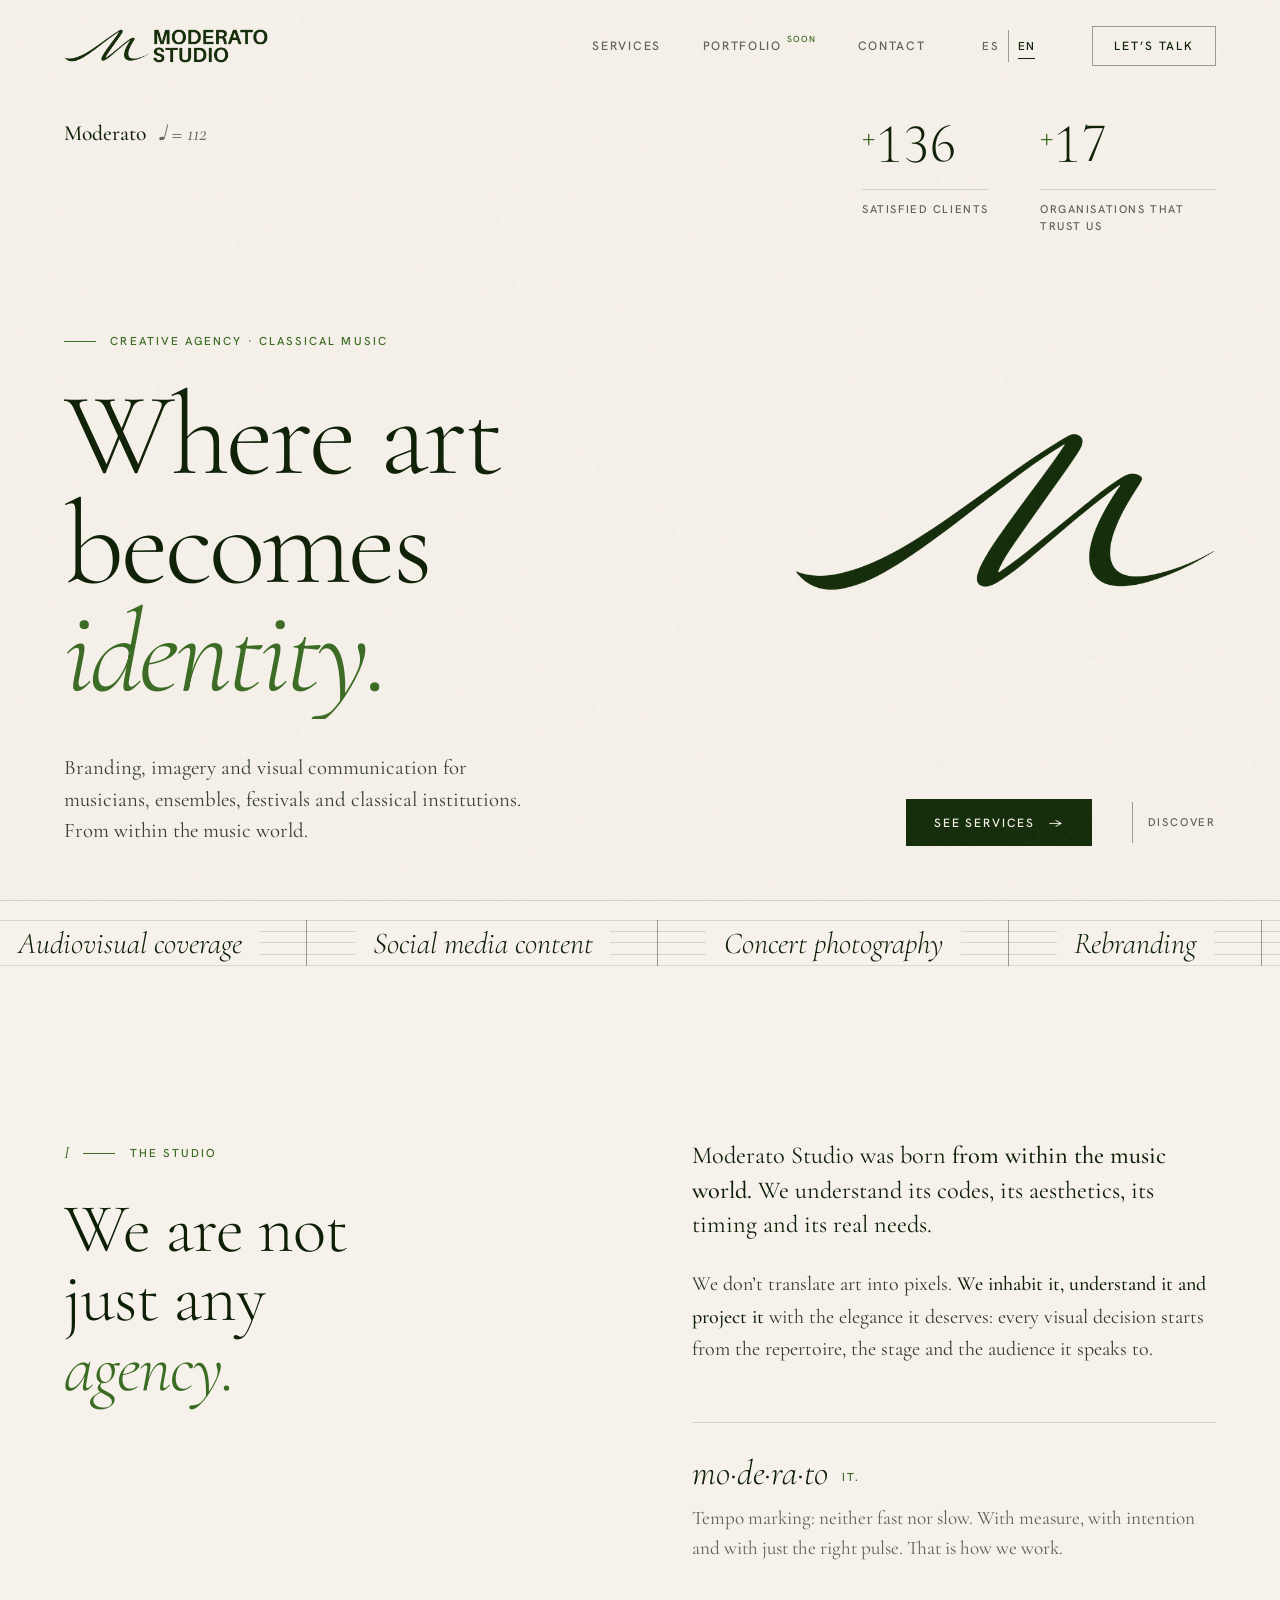
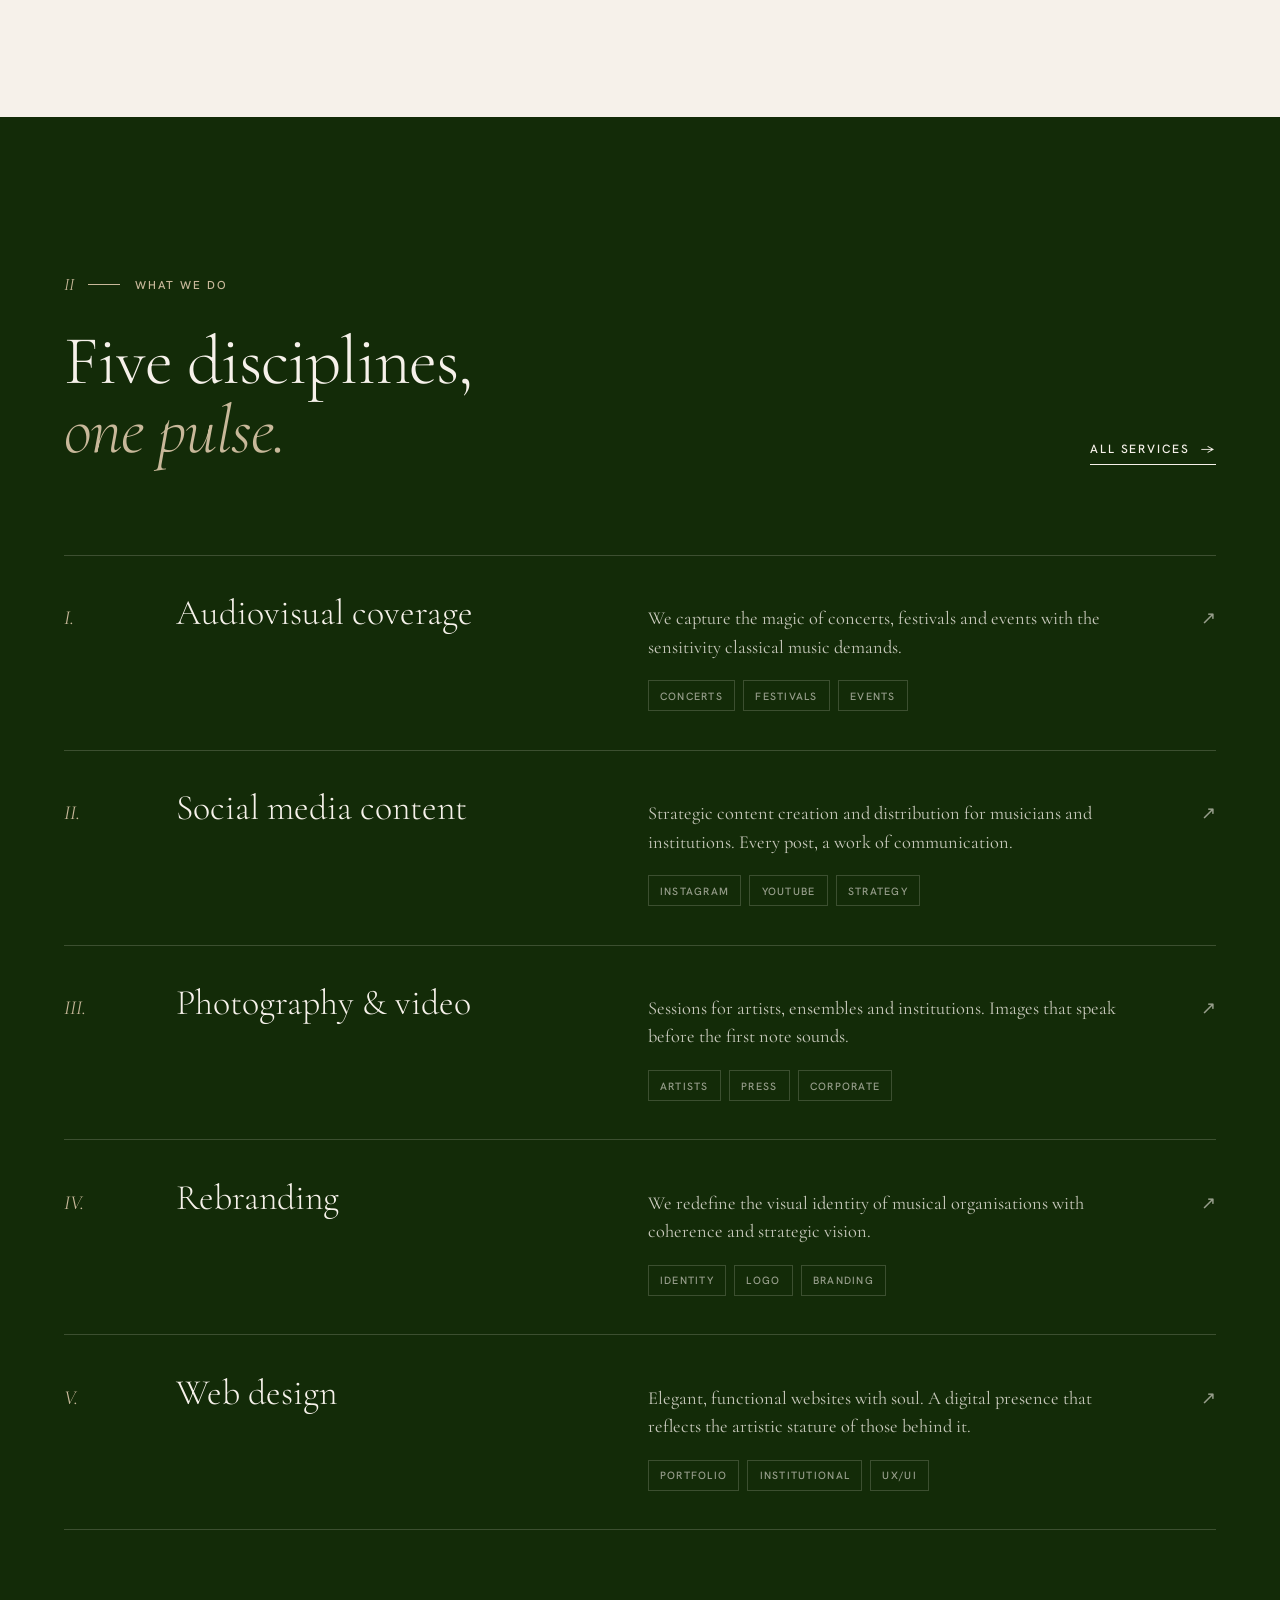
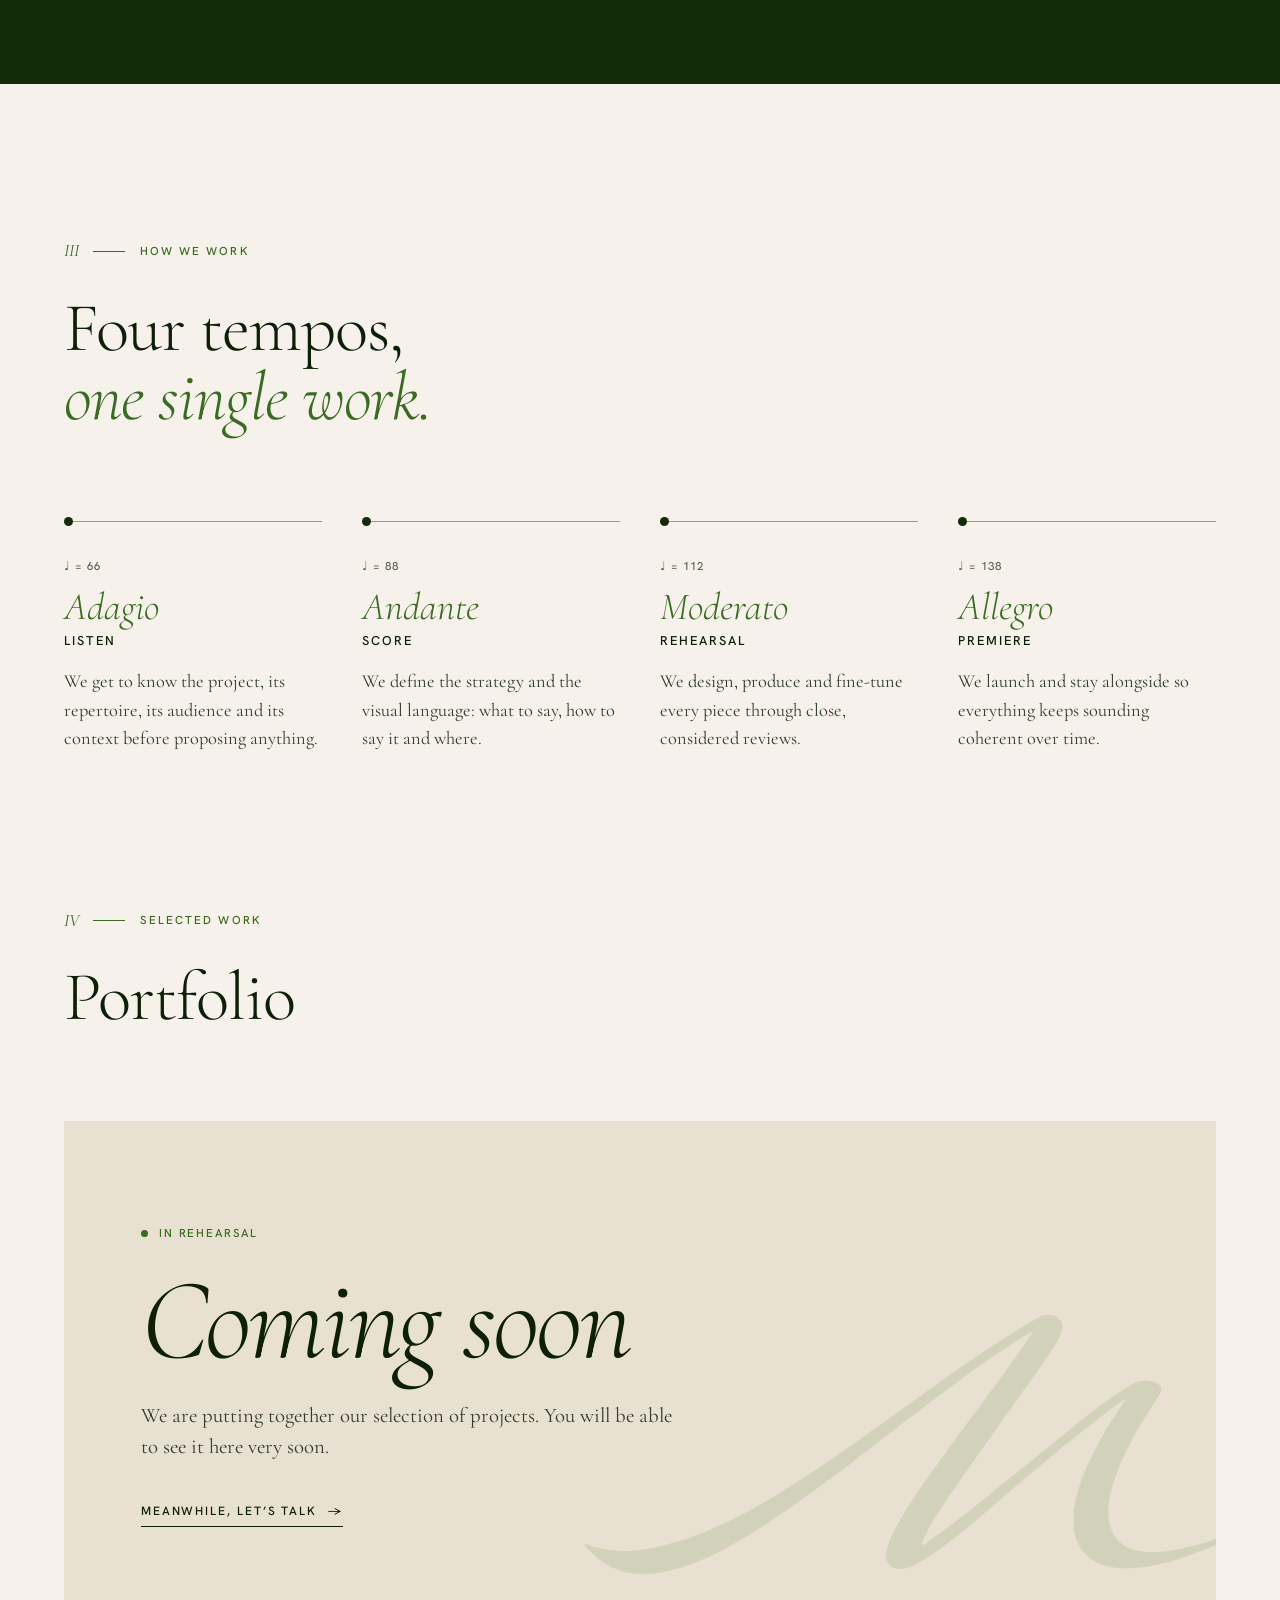
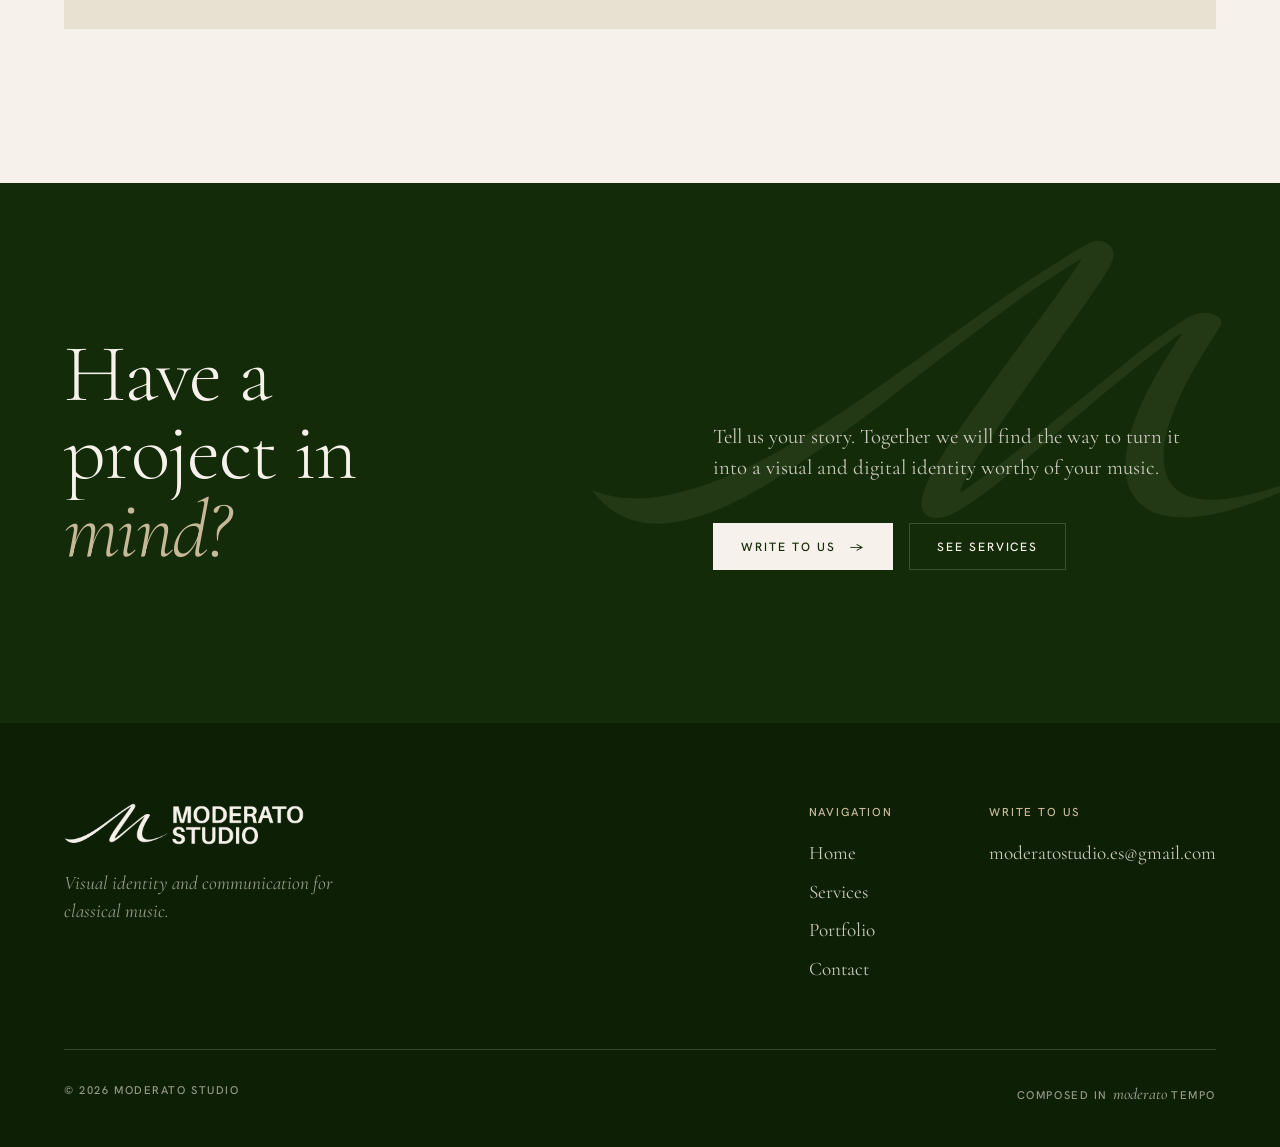
<file: index.html>
<!DOCTYPE html>
<html lang="es">
<head>
  <meta charset="UTF-8" />
  <meta name="viewport" content="width=device-width, initial-scale=1.0" />
  <title>Moderato Studio · Agencia creativa para la música clásica</title>
  <meta name="description" content="Branding, imagen y comunicación visual para músicos, ensembles, festivales e instituciones de música clásica." />
  <meta name="theme-color" content="#f6f1ea" />
  <link rel="icon" type="image/png" href="assets/logos/web/favicon.png" />
  <script>
    /* Idioma: elección guardada → idioma del dispositivo (es/ca/gl/eu → español; resto → inglés).
       Si hay que traducir, la página se oculta hasta que main.js aplica los textos. */
    (function (d) {
      var l; try { l = localStorage.getItem('lang'); } catch (e) {}
      if (l !== 'es' && l !== 'en') {
        var n = (navigator.languages && navigator.languages[0]) || navigator.language || 'es';
        l = /^(es|ca|gl|eu)\b/i.test(n) ? 'es' : 'en';
      }
      d.lang = l;
      d.classList.add('js');
      if (l !== 'es') { d.classList.add('i18n-pending'); setTimeout(function () { d.classList.remove('i18n-pending'); }, 1500); }
    })(document.documentElement);
  </script>
  <link rel="preconnect" href="https://fonts.googleapis.com" />
  <link rel="preconnect" href="https://fonts.gstatic.com" crossorigin />
  <link href="https://fonts.googleapis.com/css2?family=Cormorant+Garamond:ital,wght@0,300;0,400;0,500;1,300;1,400&family=Hanken+Grotesk:wght@400;500&display=swap" rel="stylesheet" />
  <link rel="preload" as="image" href="assets/logos/web/logo-m-verde.webp" type="image/webp" />
  <link rel="stylesheet" href="css/style.css" />
  <script src="js/i18n.js" defer></script>
  <script src="js/main.js" defer></script>
</head>
<body data-page="index">

  <a class="skip-link" href="#main" data-i18n="nav.skip">Saltar al contenido</a>

  <!-- NAV -->
  <nav id="nav" aria-label="Principal" data-i18n-attr="aria-label:nav.aria">
    <a href="index.html" class="nav-logo" aria-label="Moderato Studio, inicio" data-i18n-attr="aria-label:nav.homeAria">
      <img src="assets/logos/web/logo-horizontal-verde.webp" width="720" height="120" alt="Moderato Studio" />
    </a>
    <ul class="nav-links" id="navLinks">
      <li><a href="servicios.html" data-i18n="nav.services">Servicios</a></li>
      <li><a href="portfolio.html">Portfolio<sup class="soon-tag" data-i18n="soon.tag">Pronto</sup></a></li>
      <li><a href="contacto.html" data-i18n="nav.contact">Contacto</a></li>
    </ul>
    <div class="lang-switch" role="group" aria-label="Idioma" data-i18n-attr="aria-label:lang.aria">
      <button type="button" data-lang="es" lang="es" aria-pressed="true" aria-label="Español">ES</button>
      <button type="button" data-lang="en" lang="en" aria-pressed="false" aria-label="English">EN</button>
    </div>
    <div class="nav-cta">
      <a href="contacto.html" class="btn-outline" data-i18n="nav.cta">Hablemos</a>
    </div>
    <button class="nav-toggle" type="button" aria-expanded="false" aria-controls="navLinks" aria-label="Abrir menú">
      <span></span><span></span>
    </button>
  </nav>

  <main id="main">

    <!-- HERO -->
    <section class="hero">
      <div class="hero-top">
        <p class="hero-tempo"><strong>Moderato</strong><span>♩ = 112</span></p>
        <dl class="hero-stats">
          <div class="stat">
            <dt class="stat-num"><span class="stat-plus" aria-hidden="true">+</span><span class="stat-value" data-count="136">136</span></dt>
            <dd class="stat-label" data-i18n="home.stats.clients">Clientes satisfechos</dd>
          </div>
          <div class="stat">
            <dt class="stat-num"><span class="stat-plus" aria-hidden="true">+</span><span class="stat-value" data-count="17">17</span></dt>
            <dd class="stat-label" data-i18n="home.stats.entities">Entidades que confían en nosotros</dd>
          </div>
        </dl>
      </div>

      <div class="hero-body">
        <p class="section-eyebrow hero-eyebrow" data-i18n="home.hero.eyebrow">Agencia creativa · Música clásica</p>
        <div class="hero-heading">
          <h1 class="hero-title">
            <span class="line"><span data-i18n="home.hero.l1">Donde el arte</span></span>
            <span class="line"><span data-i18n="home.hero.l2">se convierte en</span></span>
            <span class="line"><span data-i18n="home.hero.l3"><em>identidad.</em></span></span>
          </h1>
          <div class="hero-m" aria-hidden="true"></div>
        </div>
        <div class="hero-foot">
          <p class="hero-sub" data-i18n="home.hero.sub">Branding, imagen y comunicación visual para músicos, ensembles, festivales e instituciones clásicas. Desde dentro del ecosistema musical.</p>
          <div class="hero-actions">
            <a href="servicios.html" class="btn-primary" data-i18n="cta.services">Ver servicios <span class="arrow">→</span></a>
            <a href="#estudio" class="hero-scroll" data-i18n="home.hero.scroll">Descubrir</a>
          </div>
        </div>
      </div>
    </section>

    <!-- BANDA PENTAGRAMA -->
    <div class="staff-band" role="region" aria-label="Disciplinas" data-i18n-attr="aria-label:disc.aria">
      <div class="staff-track">
        <span class="staff-item" data-i18n="disc.av">Cobertura audiovisual</span>
        <span class="staff-item" data-i18n="disc.social">Contenido para redes</span>
        <span class="staff-item" data-i18n="disc.concert">Fotografía de conciertos</span>
        <span class="staff-item">Rebranding</span>
        <span class="staff-item" data-i18n="disc.web">Diseño web</span>
        <span class="staff-item" data-i18n="disc.direction">Dirección creativa</span>
        <span class="staff-item" data-i18n="disc.identity">Identidad visual</span>
        <span class="staff-item" aria-hidden="true" data-i18n="disc.av">Cobertura audiovisual</span>
        <span class="staff-item" aria-hidden="true" data-i18n="disc.social">Contenido para redes</span>
        <span class="staff-item" aria-hidden="true" data-i18n="disc.concert">Fotografía de conciertos</span>
        <span class="staff-item" aria-hidden="true">Rebranding</span>
        <span class="staff-item" aria-hidden="true" data-i18n="disc.web">Diseño web</span>
        <span class="staff-item" aria-hidden="true" data-i18n="disc.direction">Dirección creativa</span>
        <span class="staff-item" aria-hidden="true" data-i18n="disc.identity">Identidad visual</span>
      </div>
    </div>

    <!-- MANIFIESTO -->
    <section class="manifesto" id="estudio">
      <div class="manifesto-head">
        <p class="section-eyebrow reveal" data-i18n="home.studio.eyebrow"><span class="num">I</span>El estudio</p>
        <h2 class="section-title" data-lines data-i18n="home.studio.title">No somos<br>una agencia<br><em>cualquiera.</em></h2>
      </div>
      <div class="manifesto-body">
        <p class="lede reveal" data-i18n="home.studio.lede">Moderato Studio nace <strong>desde dentro del ecosistema musical.</strong> Entendemos sus códigos, su estética, sus tiempos y sus necesidades reales.</p>
        <p class="prose reveal reveal-delay-1" data-i18n="home.studio.prose">No traducimos el arte a píxeles. <strong>Lo habitamos, lo comprendemos y lo proyectamos</strong> con la elegancia que merece: cada decisión visual parte del repertorio, del escenario y del público al que se dirige.</p>
        <dl class="definition reveal reveal-delay-2">
          <dt>mo·de·ra·to <span>it.</span></dt>
          <dd data-i18n="home.studio.def">Indicación de tempo: ni deprisa ni despacio. Con medida, con intención y con el pulso justo. Así trabajamos.</dd>
        </dl>
      </div>
    </section>

    <!-- SERVICIOS -->
    <section class="services on-dark" id="servicios">
      <div class="section-header">
        <div>
          <p class="section-eyebrow reveal" data-i18n="home.services.eyebrow"><span class="num">II</span>Lo que hacemos</p>
          <h2 class="section-title" data-lines data-i18n="home.services.title">Cinco disciplinas,<br><em>un mismo pulso.</em></h2>
        </div>
        <a href="servicios.html" class="link reveal" data-i18n="home.services.all">Todos los servicios <span class="arrow">→</span></a>
      </div>
      <ul class="services-list">
        <li>
          <a class="service-item reveal" href="servicios.html#audiovisual">
            <span class="service-num">I.</span>
            <h3 class="service-name" data-i18n="svc1.name">Cobertura audiovisual</h3>
            <div class="service-body">
              <p class="service-desc" data-i18n="svc1.desc">Captamos la magia de conciertos, festivales y eventos con la sensibilidad que la música clásica exige.</p>
              <div class="service-tags" data-i18n="svc1.tags"><span class="tag">Conciertos</span><span class="tag">Festivales</span><span class="tag">Eventos</span></div>
            </div>
            <span class="service-arrow" aria-hidden="true">↗</span>
          </a>
        </li>
        <li>
          <a class="service-item reveal" href="servicios.html#redes">
            <span class="service-num">II.</span>
            <h3 class="service-name" data-i18n="svc2.name">Contenido para redes</h3>
            <div class="service-body">
              <p class="service-desc" data-i18n="svc2.desc">Creación y distribución de contenido estratégico para músicos e instituciones. Cada publicación, una obra de comunicación.</p>
              <div class="service-tags" data-i18n="svc2.tags"><span class="tag">Instagram</span><span class="tag">YouTube</span><span class="tag">Estrategia</span></div>
            </div>
            <span class="service-arrow" aria-hidden="true">↗</span>
          </a>
        </li>
        <li>
          <a class="service-item reveal" href="servicios.html#fotografia">
            <span class="service-num">III.</span>
            <h3 class="service-name" data-i18n="svc3.name">Fotografía &amp; vídeo</h3>
            <div class="service-body">
              <p class="service-desc" data-i18n="svc3.desc">Sesiones para artistas, ensembles e instituciones. Imágenes que hablan antes de que suene la primera nota.</p>
              <div class="service-tags" data-i18n="svc3.tags"><span class="tag">Artistas</span><span class="tag">Prensa</span><span class="tag">Corporativo</span></div>
            </div>
            <span class="service-arrow" aria-hidden="true">↗</span>
          </a>
        </li>
        <li>
          <a class="service-item reveal" href="servicios.html#rebranding">
            <span class="service-num">IV.</span>
            <h3 class="service-name">Rebranding</h3>
            <div class="service-body">
              <p class="service-desc" data-i18n="svc4.desc">Redefinimos la identidad visual de organizaciones musicales con coherencia y visión estratégica.</p>
              <div class="service-tags" data-i18n="svc4.tags"><span class="tag">Identidad</span><span class="tag">Logo</span><span class="tag">Branding</span></div>
            </div>
            <span class="service-arrow" aria-hidden="true">↗</span>
          </a>
        </li>
        <li>
          <a class="service-item reveal" href="servicios.html#web">
            <span class="service-num">V.</span>
            <h3 class="service-name" data-i18n="svc5.name">Diseño web</h3>
            <div class="service-body">
              <p class="service-desc" data-i18n="svc5.desc">Webs elegantes, funcionales y con alma. Presencia digital que refleja la altura artística de quien la habita.</p>
              <div class="service-tags" data-i18n="svc5.tags"><span class="tag">Portfolio</span><span class="tag">Institucional</span><span class="tag">UX/UI</span></div>
            </div>
            <span class="service-arrow" aria-hidden="true">↗</span>
          </a>
        </li>
      </ul>
    </section>

    <!-- MÉTODO -->
    <section class="method" id="metodo">
      <div class="section-header">
        <div>
          <p class="section-eyebrow reveal" data-i18n="home.method.eyebrow"><span class="num">III</span>Cómo trabajamos</p>
          <h2 class="section-title" data-lines data-i18n="home.method.title">Cuatro tiempos,<br><em>una sola obra.</em></h2>
        </div>
      </div>
      <ol class="method-list">
        <li class="method-step">
          <p class="method-bpm">♩ = 66</p>
          <p class="method-tempo">Adagio</p>
          <h3 class="method-name" data-i18n="home.method.s1.name">Escucha</h3>
          <p class="method-text" data-i18n="home.method.s1.text">Entendemos el proyecto, su repertorio, su público y su contexto antes de proponer nada.</p>
        </li>
        <li class="method-step">
          <p class="method-bpm">♩ = 88</p>
          <p class="method-tempo">Andante</p>
          <h3 class="method-name" data-i18n="home.method.s2.name">Partitura</h3>
          <p class="method-text" data-i18n="home.method.s2.text">Definimos la estrategia y el lenguaje visual: qué contar, cómo contarlo y dónde.</p>
        </li>
        <li class="method-step">
          <p class="method-bpm">♩ = 112</p>
          <p class="method-tempo">Moderato</p>
          <h3 class="method-name" data-i18n="home.method.s3.name">Ensayo</h3>
          <p class="method-text" data-i18n="home.method.s3.text">Diseñamos, producimos y afinamos cada pieza con revisiones cercanas y criterio.</p>
        </li>
        <li class="method-step">
          <p class="method-bpm">♩ = 138</p>
          <p class="method-tempo">Allegro</p>
          <h3 class="method-name" data-i18n="home.method.s4.name">Estreno</h3>
          <p class="method-text" data-i18n="home.method.s4.text">Lanzamos y acompañamos para que todo siga sonando coherente en el tiempo.</p>
        </li>
      </ol>
    </section>

    <!-- PORTFOLIO (próximamente) -->
    <section class="work" id="portfolio">
      <div class="section-header">
        <div>
          <p class="section-eyebrow reveal" data-i18n="home.work.eyebrow"><span class="num">IV</span>Obra seleccionada</p>
          <h2 class="section-title" data-lines>Portfolio</h2>
        </div>
      </div>
      <div class="soon reveal">
        <p class="label" data-i18n="soon.label">En ensayo</p>
        <p class="soon-title" data-i18n="soon.title">Próximamente</p>
        <p class="soon-text" data-i18n="soon.text">Estamos preparando la selección de proyectos. Muy pronto podrás verla aquí.</p>
        <a href="contacto.html" class="link" data-i18n="soon.link">Mientras tanto, hablemos <span class="arrow">→</span></a>
      </div>
    </section>

    <!-- CTA -->
    <section class="cta-strip on-dark" id="contacto">
      <h2 class="cta-title" data-lines data-i18n="cta.title">¿Tienes un<br>proyecto en<br><em>mente?</em></h2>
      <div class="cta-right reveal reveal-delay-2">
        <p class="cta-text" data-i18n="cta.text">Cuéntanos tu historia. Juntos encontraremos la forma de traducirla en una identidad visual y digital que esté a la altura de tu música.</p>
        <div class="cta-actions">
          <a href="contacto.html" class="btn-primary" data-i18n="cta.write">Escríbenos <span class="arrow">→</span></a>
          <a href="servicios.html" class="btn-outline" data-i18n="cta.servicesPlain">Ver servicios</a>
        </div>
      </div>
    </section>
  </main>

  <!-- FOOTER -->
  <footer class="site-footer">
    <div class="footer-top">
      <div>
        <a href="index.html" class="footer-logo" aria-label="Moderato Studio, inicio" data-i18n-attr="aria-label:nav.homeAria">
          <img src="assets/logos/web/logo-horizontal-crema.webp" width="720" height="124" alt="Moderato Studio" loading="lazy" />
        </a>
        <p class="footer-claim" data-i18n="footer.claim">Imagen y comunicación para la música clásica.</p>
      </div>
      <div class="footer-col">
        <p class="label" data-i18n="footer.nav">Navegación</p>
        <ul>
          <li><a href="index.html" data-i18n="footer.home">Inicio</a></li>
          <li><a href="servicios.html" data-i18n="nav.services">Servicios</a></li>
          <li><a href="portfolio.html">Portfolio</a></li>
          <li><a href="contacto.html" data-i18n="nav.contact">Contacto</a></li>
        </ul>
      </div>
      <div class="footer-col">
        <p class="label" data-i18n="footer.write">Escríbenos</p>
        <ul>
          <li><a href="mailto:moderatostudio.es@gmail.com">moderatostudio.es@gmail.com</a></li>
        </ul>
      </div>
    </div>
    <div class="footer-bottom">
      <p>© 2026 Moderato Studio</p>
      <p data-i18n="footer.tempo">Compuesto en tempo <em>moderato</em></p>
    </div>
  </footer>

</body>
</html>
</file>
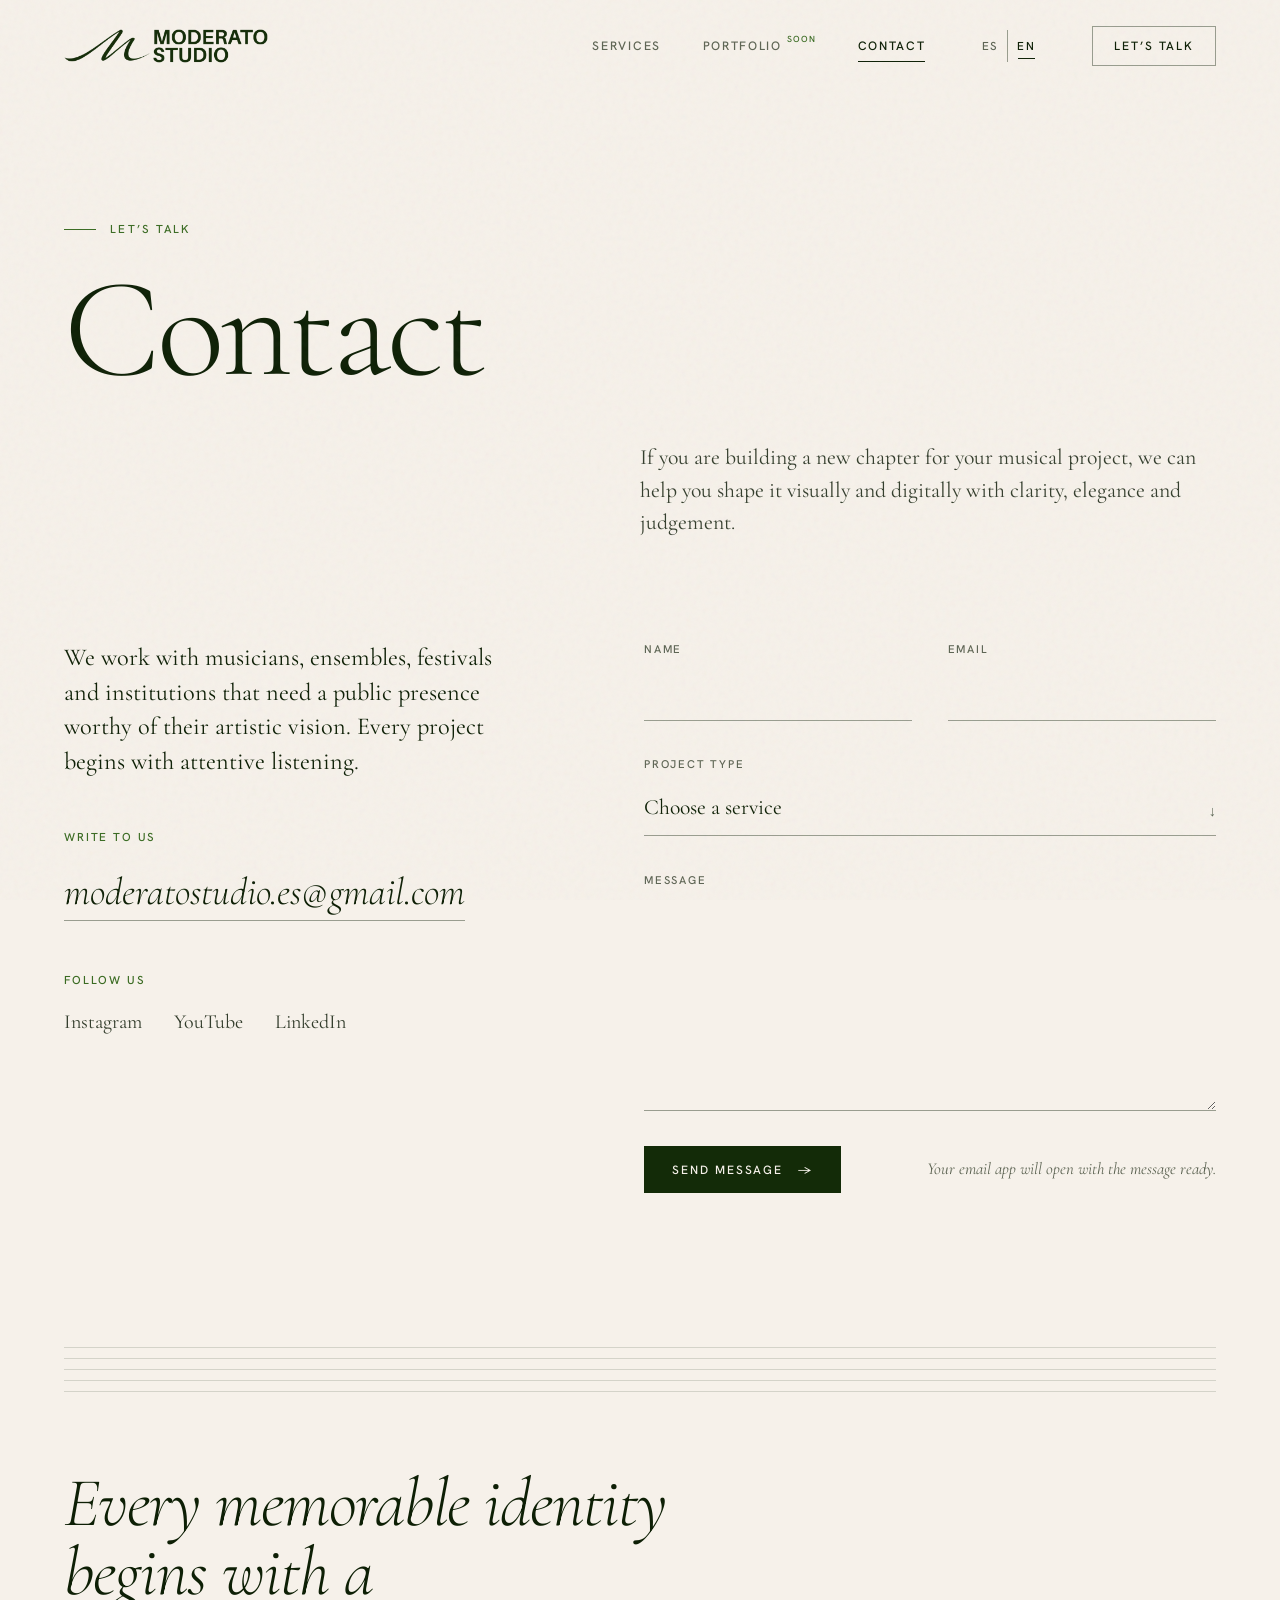
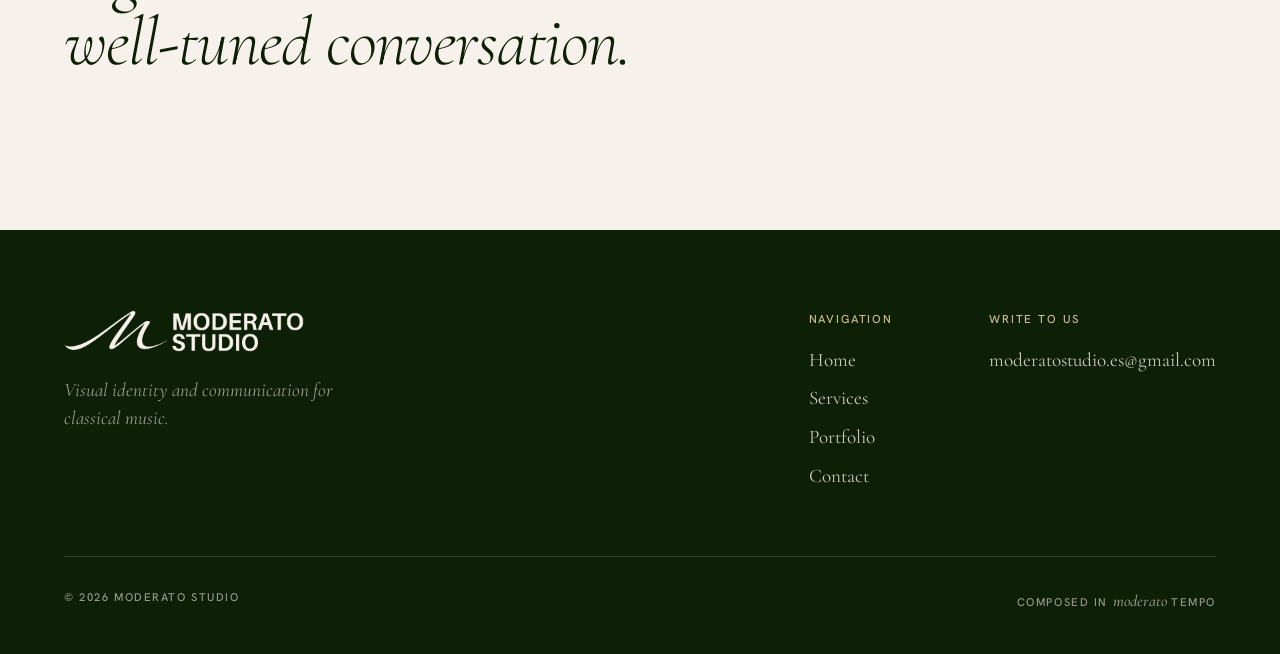
<file: contacto.html>
<!DOCTYPE html>
<html lang="es">
<head>
  <meta charset="UTF-8" />
  <meta name="viewport" content="width=device-width, initial-scale=1.0" />
  <title>Contacto · Moderato Studio</title>
  <meta name="description" content="Cuéntanos tu proyecto musical. Escríbenos a moderatostudio.es@gmail.com." />
  <meta name="theme-color" content="#f6f1ea" />
  <link rel="icon" type="image/png" href="assets/logos/web/favicon.png" />
  <script>
    /* Idioma: elección guardada → idioma del dispositivo (es/ca/gl/eu → español; resto → inglés).
       Si hay que traducir, la página se oculta hasta que main.js aplica los textos. */
    (function (d) {
      var l; try { l = localStorage.getItem('lang'); } catch (e) {}
      if (l !== 'es' && l !== 'en') {
        var n = (navigator.languages && navigator.languages[0]) || navigator.language || 'es';
        l = /^(es|ca|gl|eu)\b/i.test(n) ? 'es' : 'en';
      }
      d.lang = l;
      d.classList.add('js');
      if (l !== 'es') { d.classList.add('i18n-pending'); setTimeout(function () { d.classList.remove('i18n-pending'); }, 1500); }
    })(document.documentElement);
  </script>
  <link rel="preconnect" href="https://fonts.googleapis.com" />
  <link rel="preconnect" href="https://fonts.gstatic.com" crossorigin />
  <link href="https://fonts.googleapis.com/css2?family=Cormorant+Garamond:ital,wght@0,300;0,400;0,500;1,300;1,400&family=Hanken+Grotesk:wght@400;500&display=swap" rel="stylesheet" />
  <link rel="stylesheet" href="css/style.css" />
  <script src="js/i18n.js" defer></script>
  <script src="js/main.js" defer></script>
</head>
<body data-page="contacto">

  <a class="skip-link" href="#main" data-i18n="nav.skip">Saltar al contenido</a>

  <!-- NAV -->
  <nav id="nav" aria-label="Principal" data-i18n-attr="aria-label:nav.aria">
    <a href="index.html" class="nav-logo" aria-label="Moderato Studio, inicio" data-i18n-attr="aria-label:nav.homeAria">
      <img src="assets/logos/web/logo-horizontal-verde.webp" width="720" height="120" alt="Moderato Studio" />
    </a>
    <ul class="nav-links" id="navLinks">
      <li><a href="servicios.html" data-i18n="nav.services">Servicios</a></li>
      <li><a href="portfolio.html">Portfolio<sup class="soon-tag" data-i18n="soon.tag">Pronto</sup></a></li>
      <li><a href="contacto.html" aria-current="page" data-i18n="nav.contact">Contacto</a></li>
    </ul>
    <div class="lang-switch" role="group" aria-label="Idioma" data-i18n-attr="aria-label:lang.aria">
      <button type="button" data-lang="es" lang="es" aria-pressed="true" aria-label="Español">ES</button>
      <button type="button" data-lang="en" lang="en" aria-pressed="false" aria-label="English">EN</button>
    </div>
    <div class="nav-cta">
      <a href="contacto.html" class="btn-outline" data-i18n="nav.cta">Hablemos</a>
    </div>
    <button class="nav-toggle" type="button" aria-expanded="false" aria-controls="navLinks" aria-label="Abrir menú">
      <span></span><span></span>
    </button>
  </nav>

  <main id="main">
    <section class="page-hero">
      <p class="section-eyebrow reveal" data-i18n="nav.cta">Hablemos</p>
      <h1 class="page-title" data-lines data-i18n="nav.contact">Contacto</h1>
      <p class="page-intro reveal reveal-delay-2" data-i18n="contact.intro">Si estás construyendo una nueva etapa para tu proyecto musical, podemos ayudarte a darle forma visual y digital con claridad, elegancia y criterio.</p>
    </section>

    <section class="contact-section">
      <div class="contact-grid">
        <div class="contact-copy">
          <p class="lede reveal" data-i18n="contact.lede">Trabajamos con músicos, ensembles, festivales e instituciones que necesitan una presencia pública a la altura de su propuesta artística. Cada proyecto empieza con una escucha atenta.</p>
          <div class="reveal">
            <p class="label" data-i18n="footer.write">Escríbenos</p>
            <a href="mailto:moderatostudio.es@gmail.com" class="contact-email">moderatostudio.es@gmail.com</a>
          </div>
          <div class="reveal">
            <p class="label" data-i18n="contact.follow">Síguenos</p>
            <ul class="contact-socials">
              <li><a href="#">Instagram</a></li>
              <li><a href="#">YouTube</a></li>
              <li><a href="#">LinkedIn</a></li>
            </ul>
          </div>
        </div>

        <form class="contact-form reveal reveal-delay-2" data-to="moderatostudio.es@gmail.com">
          <div class="form-row">
            <div class="form-field">
              <label for="nombre" data-i18n="contact.name">Nombre</label>
              <input id="nombre" name="nombre" type="text" autocomplete="name" required />
            </div>
            <div class="form-field">
              <label for="email">Email</label>
              <input id="email" name="email" type="email" autocomplete="email" required />
            </div>
          </div>

          <div class="form-field form-field--select">
            <label for="tipo-proyecto" data-i18n="contact.type">Tipo de proyecto</label>
            <select id="tipo-proyecto" name="tipo-proyecto">
              <option value="" data-i18n="contact.choose">Selecciona un servicio</option>
              <option value="cobertura-audiovisual" data-i18n="svc1.name">Cobertura audiovisual</option>
              <option value="contenido-para-redes" data-i18n="svc2.name">Contenido para redes</option>
              <option value="fotografia-y-video" data-i18n="svc3.plain">Fotografía y vídeo</option>
              <option value="rebranding">Rebranding</option>
              <option value="diseno-web" data-i18n="svc5.name">Diseño web</option>
            </select>
          </div>

          <div class="form-field">
            <label for="mensaje" data-i18n="contact.message">Mensaje</label>
            <textarea id="mensaje" name="mensaje" rows="6" required></textarea>
          </div>

          <div class="form-foot">
            <button type="submit" class="btn-primary" data-i18n="contact.send">Enviar mensaje <span class="arrow">→</span></button>
            <p class="form-note" data-i18n="contact.note">Se abrirá tu aplicación de correo con el mensaje listo.</p>
          </div>
        </form>
      </div>
    </section>

    <section class="contact-closing">
      <div class="staff" aria-hidden="true"><i></i><i></i><i></i><i></i><i></i></div>
      <p class="contact-closing-text" data-lines data-i18n="contact.closing">Toda identidad memorable<br>comienza con una<br>conversación afinada.</p>
    </section>
  </main>

  <!-- FOOTER -->
  <footer class="site-footer">
    <div class="footer-top">
      <div>
        <a href="index.html" class="footer-logo" aria-label="Moderato Studio, inicio" data-i18n-attr="aria-label:nav.homeAria">
          <img src="assets/logos/web/logo-horizontal-crema.webp" width="720" height="124" alt="Moderato Studio" loading="lazy" />
        </a>
        <p class="footer-claim" data-i18n="footer.claim">Imagen y comunicación para la música clásica.</p>
      </div>
      <div class="footer-col">
        <p class="label" data-i18n="footer.nav">Navegación</p>
        <ul>
          <li><a href="index.html" data-i18n="footer.home">Inicio</a></li>
          <li><a href="servicios.html" data-i18n="nav.services">Servicios</a></li>
          <li><a href="portfolio.html">Portfolio</a></li>
          <li><a href="contacto.html" data-i18n="nav.contact">Contacto</a></li>
        </ul>
      </div>
      <div class="footer-col">
        <p class="label" data-i18n="footer.write">Escríbenos</p>
        <ul>
          <li><a href="mailto:moderatostudio.es@gmail.com">moderatostudio.es@gmail.com</a></li>
        </ul>
      </div>
    </div>
    <div class="footer-bottom">
      <p>© 2026 Moderato Studio</p>
      <p data-i18n="footer.tempo">Compuesto en tempo <em>moderato</em></p>
    </div>
  </footer>

</body>
</html>
</file>
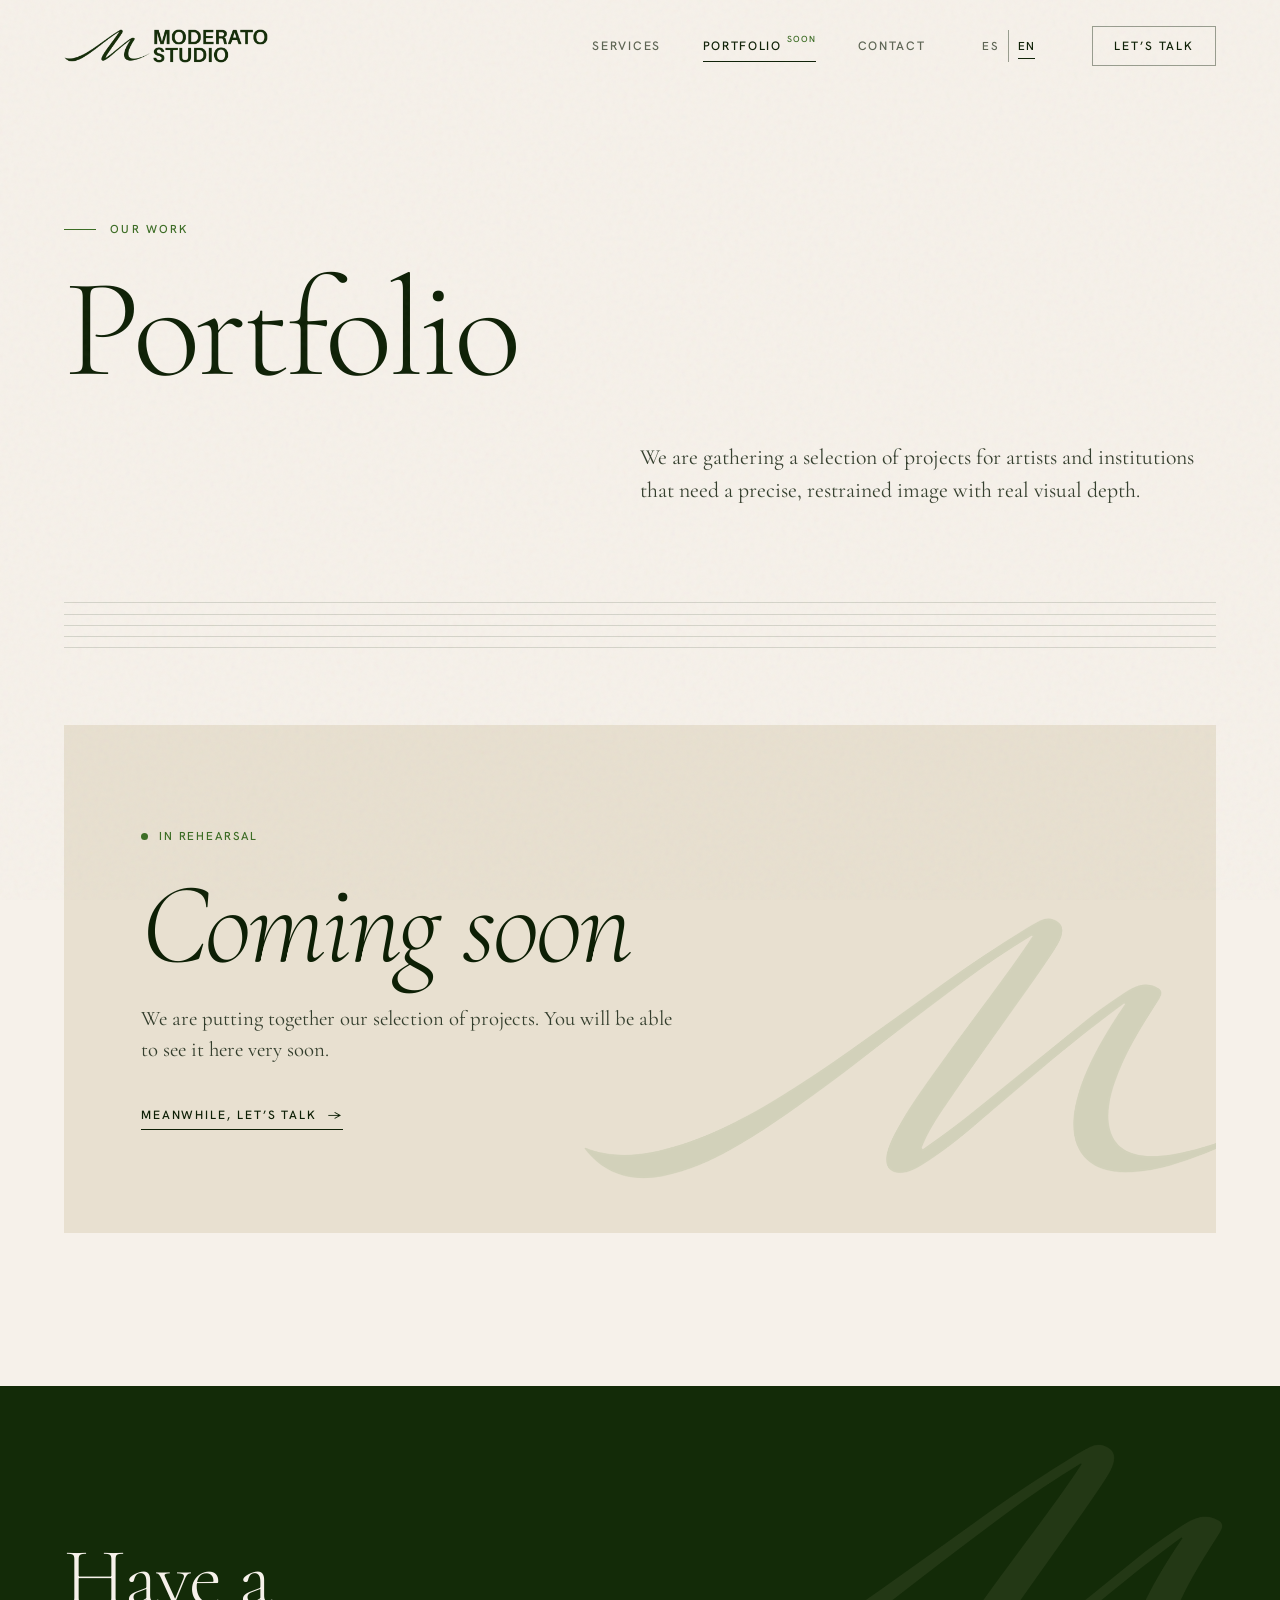
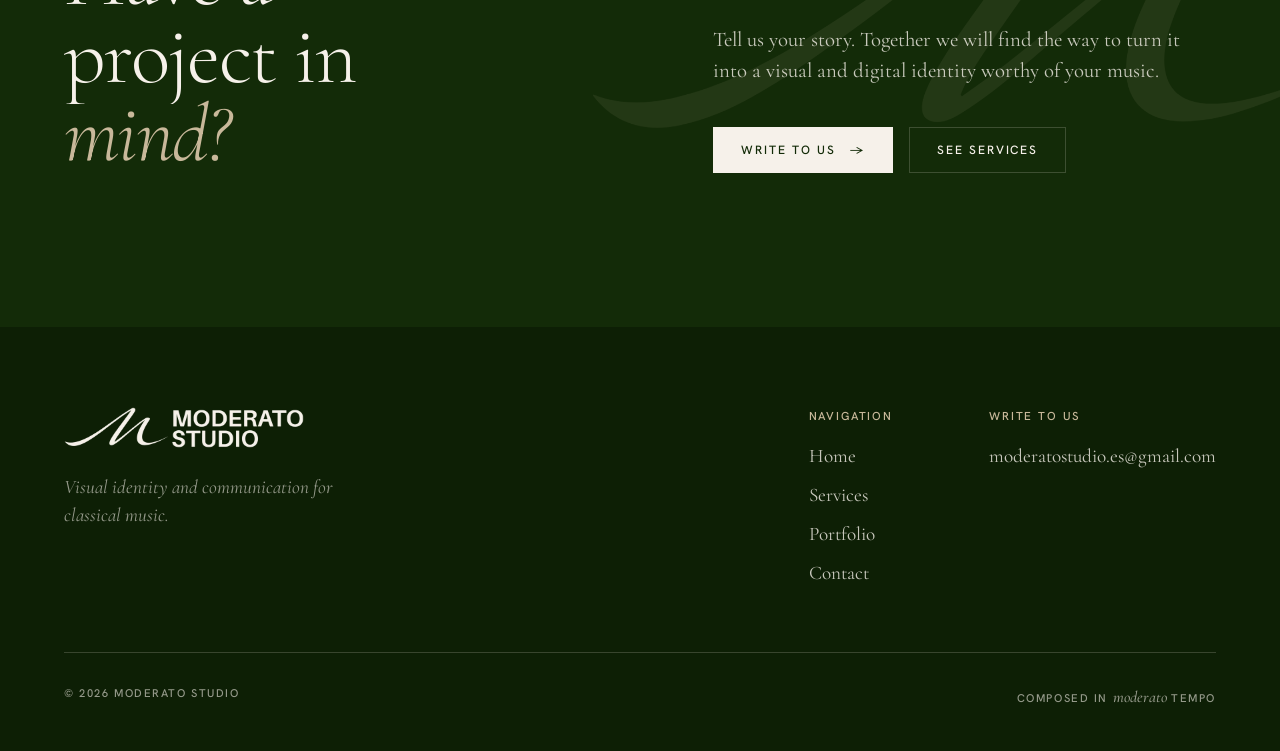
<file: portfolio.html>
<!DOCTYPE html>
<html lang="es">
<head>
  <meta charset="UTF-8" />
  <meta name="viewport" content="width=device-width, initial-scale=1.0" />
  <title>Portfolio · Moderato Studio</title>
  <meta name="description" content="Muy pronto: nuestra selección de proyectos para la música clásica." />
  <meta name="theme-color" content="#f6f1ea" />
  <link rel="icon" type="image/png" href="assets/logos/web/favicon.png" />
  <script>
    /* Idioma: elección guardada → idioma del dispositivo (es/ca/gl/eu → español; resto → inglés).
       Si hay que traducir, la página se oculta hasta que main.js aplica los textos. */
    (function (d) {
      var l; try { l = localStorage.getItem('lang'); } catch (e) {}
      if (l !== 'es' && l !== 'en') {
        var n = (navigator.languages && navigator.languages[0]) || navigator.language || 'es';
        l = /^(es|ca|gl|eu)\b/i.test(n) ? 'es' : 'en';
      }
      d.lang = l;
      d.classList.add('js');
      if (l !== 'es') { d.classList.add('i18n-pending'); setTimeout(function () { d.classList.remove('i18n-pending'); }, 1500); }
    })(document.documentElement);
  </script>
  <link rel="preconnect" href="https://fonts.googleapis.com" />
  <link rel="preconnect" href="https://fonts.gstatic.com" crossorigin />
  <link href="https://fonts.googleapis.com/css2?family=Cormorant+Garamond:ital,wght@0,300;0,400;0,500;1,300;1,400&family=Hanken+Grotesk:wght@400;500&display=swap" rel="stylesheet" />
  <link rel="stylesheet" href="css/style.css" />
  <script src="js/i18n.js" defer></script>
  <script src="js/main.js" defer></script>
</head>
<body data-page="portfolio">

  <a class="skip-link" href="#main" data-i18n="nav.skip">Saltar al contenido</a>

  <!-- NAV -->
  <nav id="nav" aria-label="Principal" data-i18n-attr="aria-label:nav.aria">
    <a href="index.html" class="nav-logo" aria-label="Moderato Studio, inicio" data-i18n-attr="aria-label:nav.homeAria">
      <img src="assets/logos/web/logo-horizontal-verde.webp" width="720" height="120" alt="Moderato Studio" />
    </a>
    <ul class="nav-links" id="navLinks">
      <li><a href="servicios.html" data-i18n="nav.services">Servicios</a></li>
      <li><a href="portfolio.html" aria-current="page">Portfolio<sup class="soon-tag" data-i18n="soon.tag">Pronto</sup></a></li>
      <li><a href="contacto.html" data-i18n="nav.contact">Contacto</a></li>
    </ul>
    <div class="lang-switch" role="group" aria-label="Idioma" data-i18n-attr="aria-label:lang.aria">
      <button type="button" data-lang="es" lang="es" aria-pressed="true" aria-label="Español">ES</button>
      <button type="button" data-lang="en" lang="en" aria-pressed="false" aria-label="English">EN</button>
    </div>
    <div class="nav-cta">
      <a href="contacto.html" class="btn-outline" data-i18n="nav.cta">Hablemos</a>
    </div>
    <button class="nav-toggle" type="button" aria-expanded="false" aria-controls="navLinks" aria-label="Abrir menú">
      <span></span><span></span>
    </button>
  </nav>

  <main id="main">
    <section class="page-hero">
      <p class="section-eyebrow reveal" data-i18n="portfolio.eyebrow">Nuestro trabajo</p>
      <h1 class="page-title" data-lines>Portfolio</h1>
      <p class="page-intro reveal reveal-delay-2" data-i18n="portfolio.intro">Estamos reuniendo una selección de proyectos para artistas e instituciones que necesitan una imagen precisa, sobria y con verdadera profundidad visual.</p>
      <div class="staff" aria-hidden="true"><i></i><i></i><i></i><i></i><i></i></div>
    </section>

    <section class="portfolio-page-section">
      <div class="soon soon--page reveal">
        <p class="label" data-i18n="soon.label">En ensayo</p>
        <p class="soon-title" data-i18n="soon.title">Próximamente</p>
        <p class="soon-text" data-i18n="soon.text">Estamos preparando la selección de proyectos. Muy pronto podrás verla aquí.</p>
        <a href="contacto.html" class="link" data-i18n="soon.link">Mientras tanto, hablemos <span class="arrow">→</span></a>
      </div>
    </section>

    <section class="cta-strip on-dark">
      <h2 class="cta-title" data-lines data-i18n="cta.title">¿Tienes un<br>proyecto en<br><em>mente?</em></h2>
      <div class="cta-right reveal reveal-delay-2">
        <p class="cta-text" data-i18n="cta.text">Cuéntanos tu historia. Juntos encontraremos la forma de traducirla en una identidad visual y digital que esté a la altura de tu música.</p>
        <div class="cta-actions">
          <a href="contacto.html" class="btn-primary" data-i18n="cta.write">Escríbenos <span class="arrow">→</span></a>
          <a href="servicios.html" class="btn-outline" data-i18n="cta.servicesPlain">Ver servicios</a>
        </div>
      </div>
    </section>
  </main>

  <!-- FOOTER -->
  <footer class="site-footer">
    <div class="footer-top">
      <div>
        <a href="index.html" class="footer-logo" aria-label="Moderato Studio, inicio" data-i18n-attr="aria-label:nav.homeAria">
          <img src="assets/logos/web/logo-horizontal-crema.webp" width="720" height="124" alt="Moderato Studio" loading="lazy" />
        </a>
        <p class="footer-claim" data-i18n="footer.claim">Imagen y comunicación para la música clásica.</p>
      </div>
      <div class="footer-col">
        <p class="label" data-i18n="footer.nav">Navegación</p>
        <ul>
          <li><a href="index.html" data-i18n="footer.home">Inicio</a></li>
          <li><a href="servicios.html" data-i18n="nav.services">Servicios</a></li>
          <li><a href="portfolio.html">Portfolio</a></li>
          <li><a href="contacto.html" data-i18n="nav.contact">Contacto</a></li>
        </ul>
      </div>
      <div class="footer-col">
        <p class="label" data-i18n="footer.write">Escríbenos</p>
        <ul>
          <li><a href="mailto:moderatostudio.es@gmail.com">moderatostudio.es@gmail.com</a></li>
        </ul>
      </div>
    </div>
    <div class="footer-bottom">
      <p>© 2026 Moderato Studio</p>
      <p data-i18n="footer.tempo">Compuesto en tempo <em>moderato</em></p>
    </div>
  </footer>

</body>
</html>
</file>
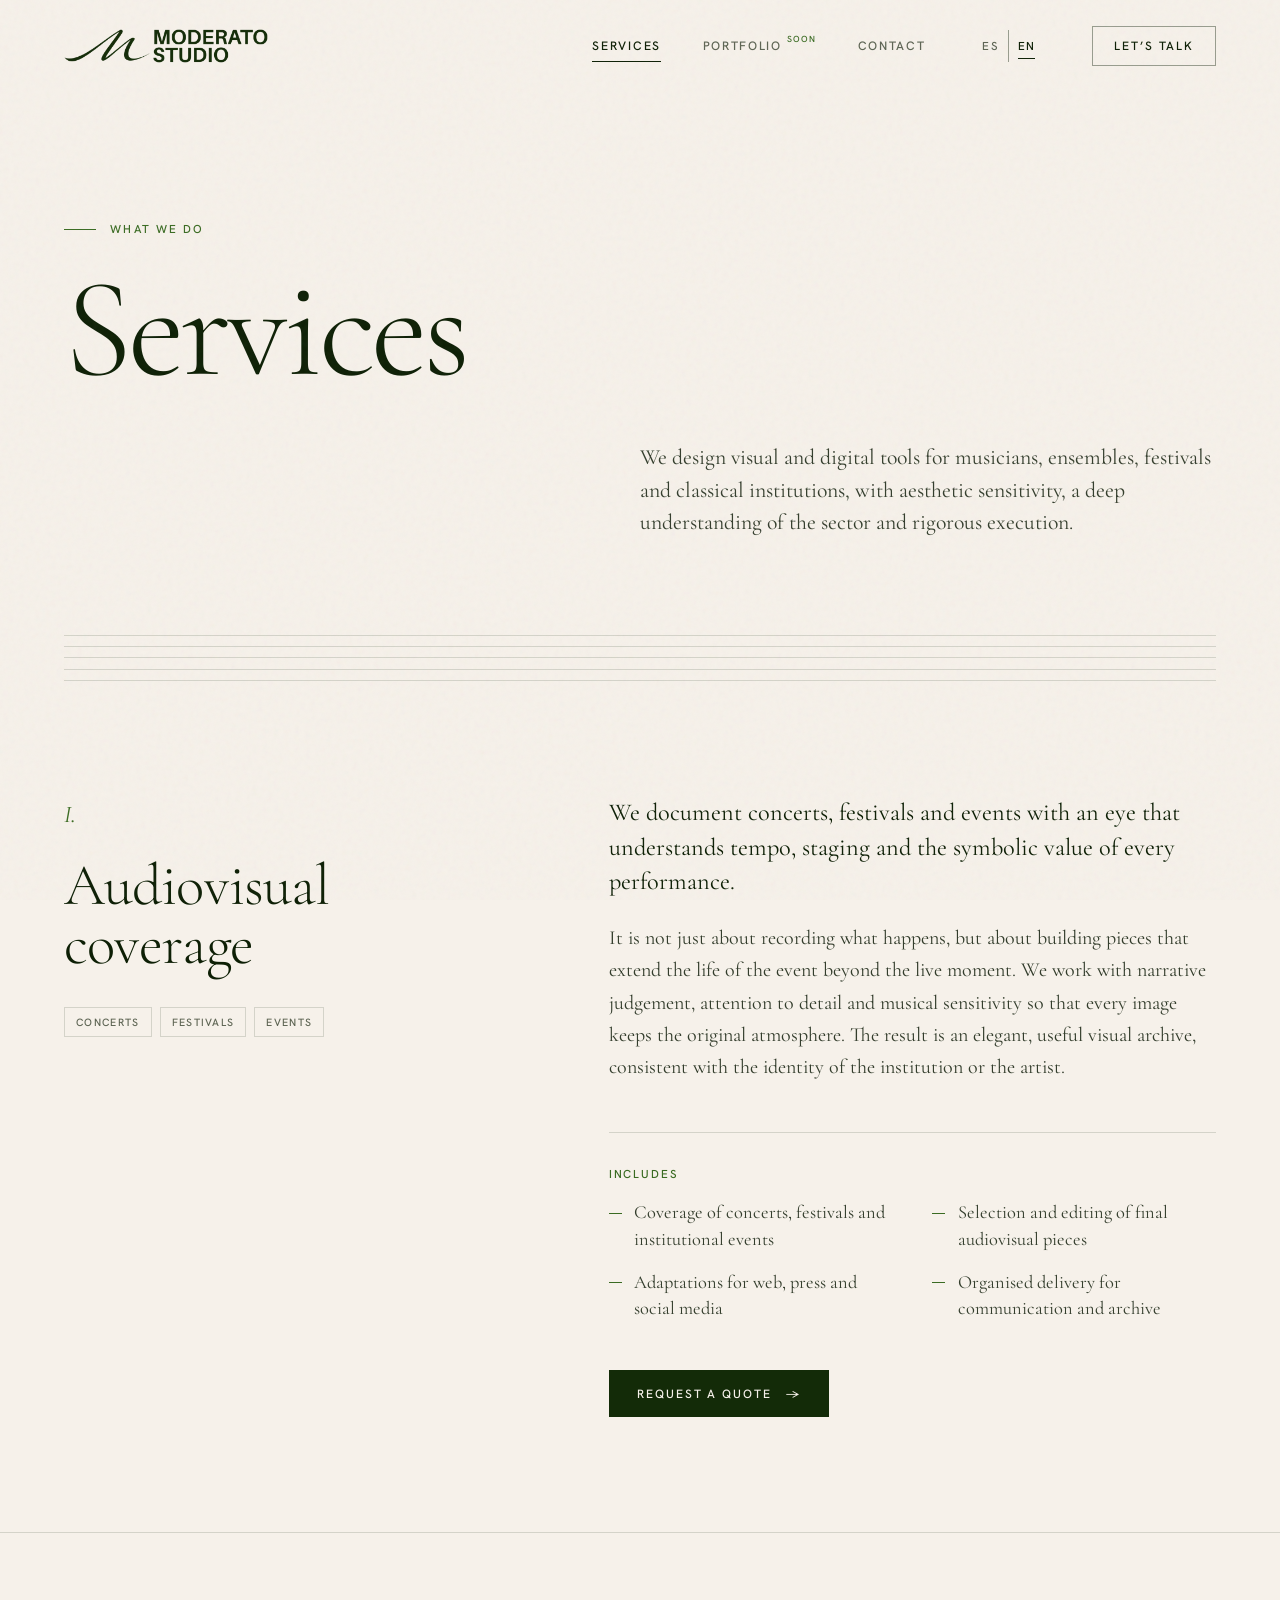
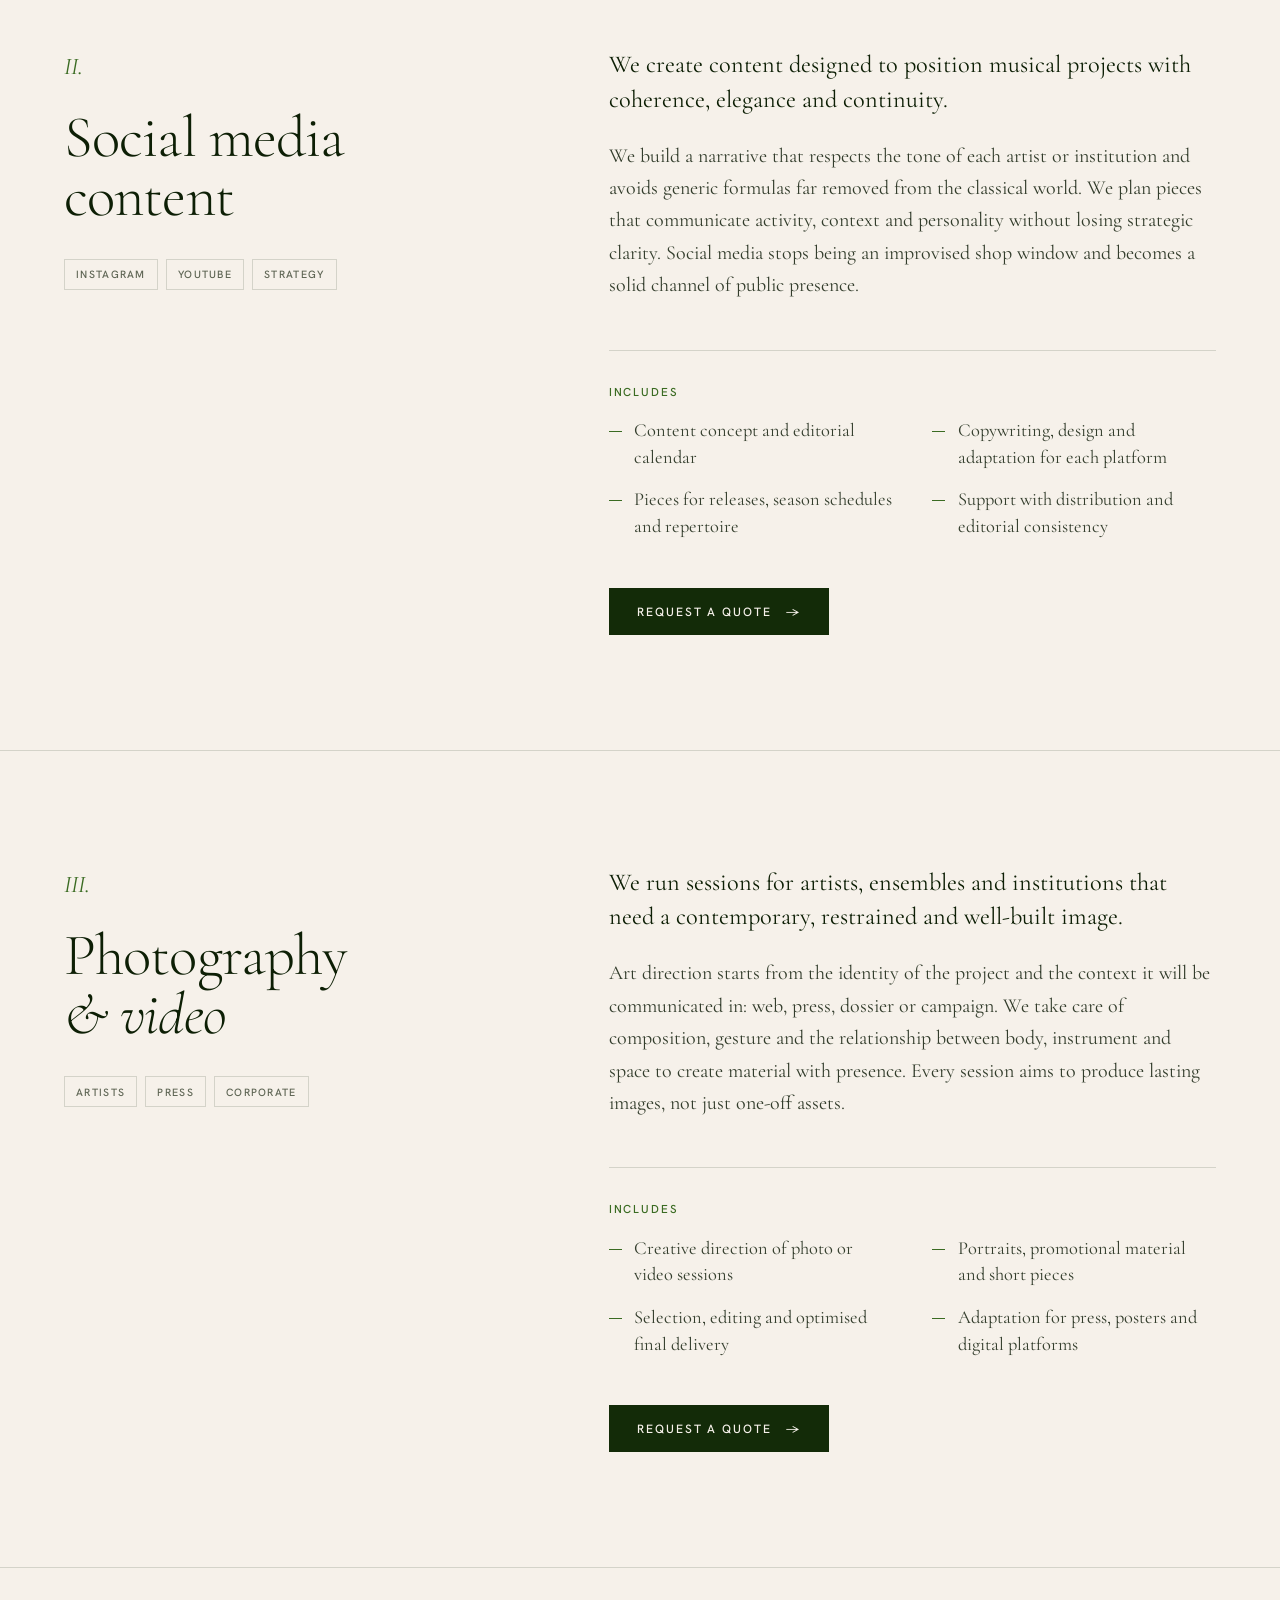
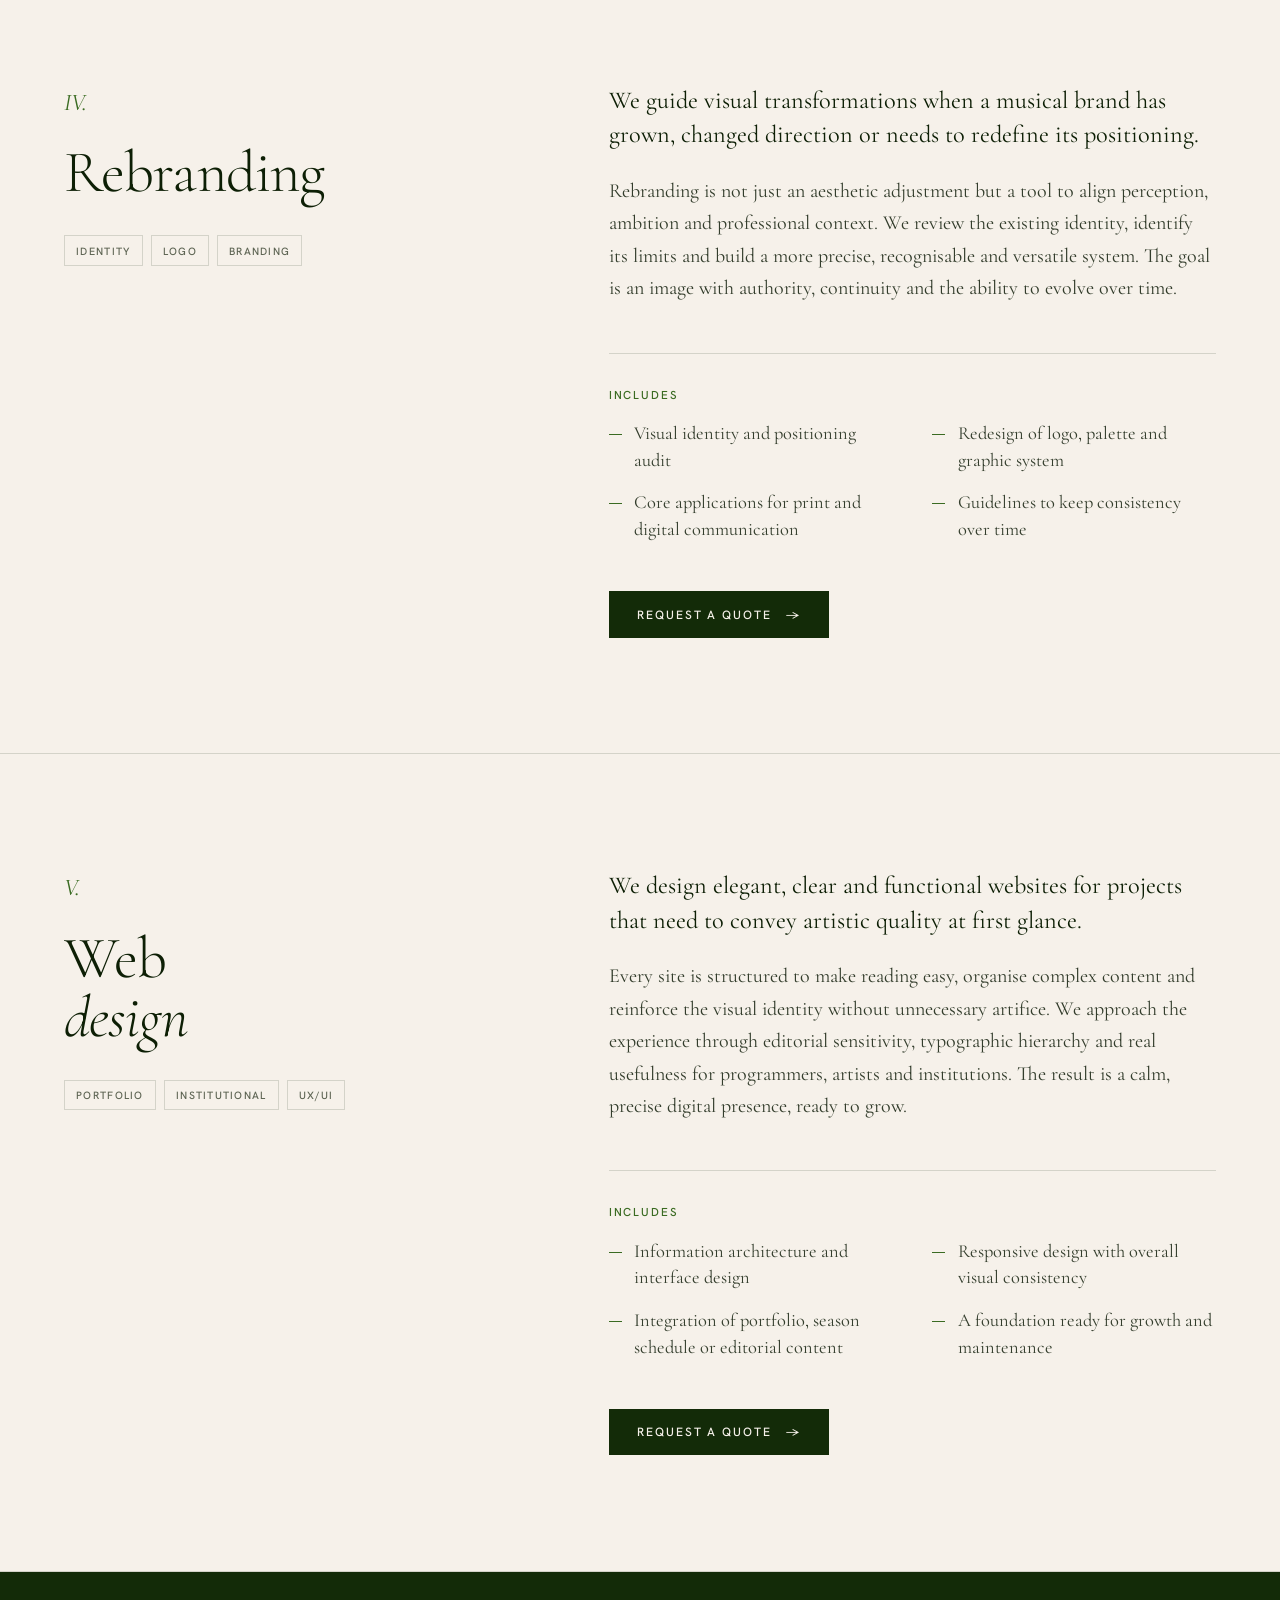
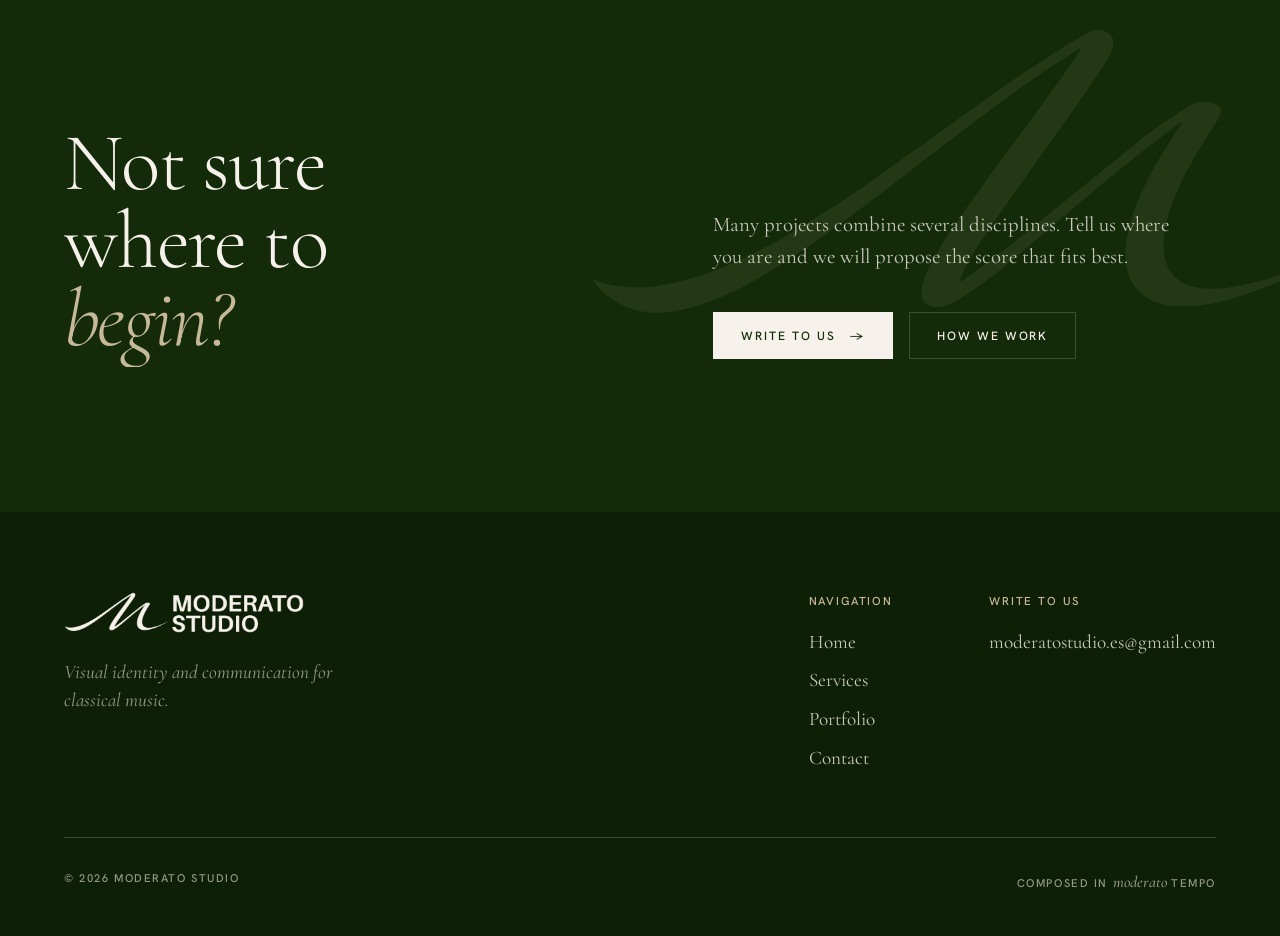
<file: servicios.html>
<!DOCTYPE html>
<html lang="es">
<head>
  <meta charset="UTF-8" />
  <meta name="viewport" content="width=device-width, initial-scale=1.0" />
  <title>Servicios · Moderato Studio</title>
  <meta name="description" content="Cobertura audiovisual, contenido para redes, fotografía y vídeo, rebranding y diseño web para la música clásica." />
  <meta name="theme-color" content="#f6f1ea" />
  <link rel="icon" type="image/png" href="assets/logos/web/favicon.png" />
  <script>
    /* Idioma: elección guardada → idioma del dispositivo (es/ca/gl/eu → español; resto → inglés).
       Si hay que traducir, la página se oculta hasta que main.js aplica los textos. */
    (function (d) {
      var l; try { l = localStorage.getItem('lang'); } catch (e) {}
      if (l !== 'es' && l !== 'en') {
        var n = (navigator.languages && navigator.languages[0]) || navigator.language || 'es';
        l = /^(es|ca|gl|eu)\b/i.test(n) ? 'es' : 'en';
      }
      d.lang = l;
      d.classList.add('js');
      if (l !== 'es') { d.classList.add('i18n-pending'); setTimeout(function () { d.classList.remove('i18n-pending'); }, 1500); }
    })(document.documentElement);
  </script>
  <link rel="preconnect" href="https://fonts.googleapis.com" />
  <link rel="preconnect" href="https://fonts.gstatic.com" crossorigin />
  <link href="https://fonts.googleapis.com/css2?family=Cormorant+Garamond:ital,wght@0,300;0,400;0,500;1,300;1,400&family=Hanken+Grotesk:wght@400;500&display=swap" rel="stylesheet" />
  <link rel="stylesheet" href="css/style.css" />
  <script src="js/i18n.js" defer></script>
  <script src="js/main.js" defer></script>
</head>
<body data-page="servicios">

  <a class="skip-link" href="#main" data-i18n="nav.skip">Saltar al contenido</a>

  <!-- NAV -->
  <nav id="nav" aria-label="Principal" data-i18n-attr="aria-label:nav.aria">
    <a href="index.html" class="nav-logo" aria-label="Moderato Studio, inicio" data-i18n-attr="aria-label:nav.homeAria">
      <img src="assets/logos/web/logo-horizontal-verde.webp" width="720" height="120" alt="Moderato Studio" />
    </a>
    <ul class="nav-links" id="navLinks">
      <li><a href="servicios.html" aria-current="page" data-i18n="nav.services">Servicios</a></li>
      <li><a href="portfolio.html">Portfolio<sup class="soon-tag" data-i18n="soon.tag">Pronto</sup></a></li>
      <li><a href="contacto.html" data-i18n="nav.contact">Contacto</a></li>
    </ul>
    <div class="lang-switch" role="group" aria-label="Idioma" data-i18n-attr="aria-label:lang.aria">
      <button type="button" data-lang="es" lang="es" aria-pressed="true" aria-label="Español">ES</button>
      <button type="button" data-lang="en" lang="en" aria-pressed="false" aria-label="English">EN</button>
    </div>
    <div class="nav-cta">
      <a href="contacto.html" class="btn-outline" data-i18n="nav.cta">Hablemos</a>
    </div>
    <button class="nav-toggle" type="button" aria-expanded="false" aria-controls="navLinks" aria-label="Abrir menú">
      <span></span><span></span>
    </button>
  </nav>

  <main id="main">
    <section class="page-hero">
      <p class="section-eyebrow reveal" data-i18n="services.eyebrow">Lo que hacemos</p>
      <h1 class="page-title" data-lines data-i18n="nav.services">Servicios</h1>
      <p class="page-intro reveal reveal-delay-2" data-i18n="services.intro">Diseñamos herramientas visuales y digitales para músicos, ensembles, festivales e instituciones clásicas, con sensibilidad estética, comprensión del sector y una ejecución rigurosa.</p>
      <div class="staff" aria-hidden="true"><i></i><i></i><i></i><i></i><i></i></div>
    </section>

    <section class="service-detail" id="audiovisual">
      <header class="service-detail-head">
        <span class="service-detail-num reveal">I.</span>
        <h2 class="service-detail-title" data-lines data-i18n="svc1.title">Cobertura<br>audiovisual</h2>
        <div class="service-tags reveal" data-i18n="svc1.tags"><span class="tag">Conciertos</span><span class="tag">Festivales</span><span class="tag">Eventos</span></div>
      </header>
      <div class="service-detail-body">
        <p class="lede reveal" data-i18n="svc1.lede">Documentamos conciertos, festivales y eventos con una mirada que entiende el tempo, la puesta en escena y el valor simbólico de cada interpretación.</p>
        <p class="prose reveal" data-i18n="svc1.prose">No se trata solo de registrar lo que ocurre, sino de construir piezas que prolonguen la vida del acontecimiento más allá del directo. Trabajamos con criterio narrativo, atención al detalle y sensibilidad musical para que cada imagen conserve la atmósfera original. El resultado es un archivo visual elegante, útil y coherente con la identidad de la institución o del artista.</p>
        <div class="service-detail-includes reveal">
          <p class="label" data-i18n="services.includes">Incluye</p>
          <ul class="service-include-list" data-i18n="svc1.list">
            <li>Cobertura de conciertos, festivales y actos institucionales</li>
            <li>Selección y edición de piezas audiovisuales finales</li>
            <li>Adaptaciones para web, prensa y redes sociales</li>
            <li>Entrega organizada para comunicación y archivo</li>
          </ul>
        </div>
        <div class="reveal"><a href="contacto.html?servicio=cobertura-audiovisual" class="btn-primary" data-i18n="services.quote">Solicitar presupuesto <span class="arrow">→</span></a></div>
      </div>
    </section>

    <section class="service-detail" id="redes">
      <header class="service-detail-head">
        <span class="service-detail-num reveal">II.</span>
        <h2 class="service-detail-title" data-lines data-i18n="svc2.title">Contenido<br>para redes</h2>
        <div class="service-tags reveal" data-i18n="svc2.tags"><span class="tag">Instagram</span><span class="tag">YouTube</span><span class="tag">Estrategia</span></div>
      </header>
      <div class="service-detail-body">
        <p class="lede reveal" data-i18n="svc2.lede">Creamos contenido pensado para posicionar proyectos musicales con coherencia, elegancia y continuidad.</p>
        <p class="prose reveal" data-i18n="svc2.prose">Diseñamos una narrativa que respeta el tono de cada artista o institución y evita caer en fórmulas genéricas alejadas del sector clásico. Planificamos piezas que comunican actividad, contexto y personalidad sin perder claridad estratégica. Así, las redes dejan de ser un escaparate improvisado y se convierten en un canal sólido de presencia pública.</p>
        <div class="service-detail-includes reveal">
          <p class="label" data-i18n="services.includes">Incluye</p>
          <ul class="service-include-list" data-i18n="svc2.list">
            <li>Conceptualización y calendario de contenidos</li>
            <li>Redacción, diseño y adaptación por plataforma</li>
            <li>Piezas para lanzamientos, agenda y repertorio</li>
            <li>Apoyo en distribución y consistencia editorial</li>
          </ul>
        </div>
        <div class="reveal"><a href="contacto.html?servicio=contenido-para-redes" class="btn-primary" data-i18n="services.quote">Solicitar presupuesto <span class="arrow">→</span></a></div>
      </div>
    </section>

    <section class="service-detail" id="fotografia">
      <header class="service-detail-head">
        <span class="service-detail-num reveal">III.</span>
        <h2 class="service-detail-title" data-lines data-i18n="svc3.title">Fotografía<br><em>y vídeo</em></h2>
        <div class="service-tags reveal" data-i18n="svc3.tags"><span class="tag">Artistas</span><span class="tag">Prensa</span><span class="tag">Corporativo</span></div>
      </header>
      <div class="service-detail-body">
        <p class="lede reveal" data-i18n="svc3.lede">Realizamos sesiones para artistas, ensembles e instituciones que necesitan una imagen contemporánea, sobria y bien construida.</p>
        <p class="prose reveal" data-i18n="svc3.prose">La dirección visual parte de la identidad del proyecto y del contexto en el que va a comunicarse: web, prensa, dossier o campaña. Cuidamos la composición, el gesto y la relación entre cuerpo, instrumento y espacio para generar materiales con presencia. Cada sesión busca producir imágenes duraderas, no solo recursos puntuales.</p>
        <div class="service-detail-includes reveal">
          <p class="label" data-i18n="services.includes">Incluye</p>
          <ul class="service-include-list" data-i18n="svc3.list">
            <li>Dirección creativa de sesión fotográfica o de vídeo</li>
            <li>Retratos, materiales promocionales y piezas cortas</li>
            <li>Selección, edición y entrega final optimizada</li>
            <li>Adaptación para prensa, cartelería y plataformas digitales</li>
          </ul>
        </div>
        <div class="reveal"><a href="contacto.html?servicio=fotografia-y-video" class="btn-primary" data-i18n="services.quote">Solicitar presupuesto <span class="arrow">→</span></a></div>
      </div>
    </section>

    <section class="service-detail" id="rebranding">
      <header class="service-detail-head">
        <span class="service-detail-num reveal">IV.</span>
        <h2 class="service-detail-title" data-lines>Rebranding</h2>
        <div class="service-tags reveal" data-i18n="svc4.tags"><span class="tag">Identidad</span><span class="tag">Logo</span><span class="tag">Branding</span></div>
      </header>
      <div class="service-detail-body">
        <p class="lede reveal" data-i18n="svc4.lede">Acompañamos procesos de transformación visual cuando una marca musical ha crecido, ha cambiado de dirección o necesita redefinir su posicionamiento.</p>
        <p class="prose reveal" data-i18n="svc4.prose">El rebranding no es solo un ajuste estético, sino una herramienta para alinear percepción, ambición y contexto profesional. Revisamos la identidad existente, detectamos sus límites y construimos un sistema más preciso, reconocible y versátil. El objetivo es ofrecer una imagen con autoridad, continuidad y capacidad de evolucionar en el tiempo.</p>
        <div class="service-detail-includes reveal">
          <p class="label" data-i18n="services.includes">Incluye</p>
          <ul class="service-include-list" data-i18n="svc4.list">
            <li>Auditoría de identidad visual y posicionamiento</li>
            <li>Rediseño de logo, paleta y sistema gráfico</li>
            <li>Aplicaciones base para comunicación física y digital</li>
            <li>Lineamientos para mantener coherencia en el tiempo</li>
          </ul>
        </div>
        <div class="reveal"><a href="contacto.html?servicio=rebranding" class="btn-primary" data-i18n="services.quote">Solicitar presupuesto <span class="arrow">→</span></a></div>
      </div>
    </section>

    <section class="service-detail" id="web">
      <header class="service-detail-head">
        <span class="service-detail-num reveal">V.</span>
        <h2 class="service-detail-title" data-lines data-i18n="svc5.title">Diseño<br><em>web</em></h2>
        <div class="service-tags reveal" data-i18n="svc5.tags"><span class="tag">Portfolio</span><span class="tag">Institucional</span><span class="tag">UX/UI</span></div>
      </header>
      <div class="service-detail-body">
        <p class="lede reveal" data-i18n="svc5.lede">Diseñamos webs elegantes, claras y funcionales para proyectos que necesitan transmitir nivel artístico desde el primer vistazo.</p>
        <p class="prose reveal" data-i18n="svc5.prose">Cada sitio se estructura para facilitar la lectura, ordenar contenidos complejos y reforzar la identidad visual sin artificios innecesarios. Pensamos la experiencia desde la sensibilidad editorial, la jerarquía tipográfica y la utilidad real para programadores, artistas o instituciones. El resultado es una presencia digital serena, precisa y preparada para crecer.</p>
        <div class="service-detail-includes reveal">
          <p class="label" data-i18n="services.includes">Incluye</p>
          <ul class="service-include-list" data-i18n="svc5.list">
            <li>Arquitectura de información y diseño de interfaz</li>
            <li>Diseño responsive con coherencia visual global</li>
            <li>Integración de portfolio, agenda o contenidos editoriales</li>
            <li>Base preparada para evolución y mantenimiento</li>
          </ul>
        </div>
        <div class="reveal"><a href="contacto.html?servicio=diseno-web" class="btn-primary" data-i18n="services.quote">Solicitar presupuesto <span class="arrow">→</span></a></div>
      </div>
    </section>

    <section class="cta-strip on-dark">
      <h2 class="cta-title" data-lines data-i18n="services.cta.title">¿No sabes<br>por dónde<br><em>empezar?</em></h2>
      <div class="cta-right reveal reveal-delay-2">
        <p class="cta-text" data-i18n="services.cta.text">Muchos proyectos combinan varias disciplinas. Cuéntanos en qué momento estás y te proponemos la partitura que mejor encaje.</p>
        <div class="cta-actions">
          <a href="contacto.html" class="btn-primary" data-i18n="cta.write">Escríbenos <span class="arrow">→</span></a>
          <a href="index.html#metodo" class="btn-outline" data-i18n="services.cta.method">Cómo trabajamos</a>
        </div>
      </div>
    </section>
  </main>

  <!-- FOOTER -->
  <footer class="site-footer">
    <div class="footer-top">
      <div>
        <a href="index.html" class="footer-logo" aria-label="Moderato Studio, inicio" data-i18n-attr="aria-label:nav.homeAria">
          <img src="assets/logos/web/logo-horizontal-crema.webp" width="720" height="124" alt="Moderato Studio" loading="lazy" />
        </a>
        <p class="footer-claim" data-i18n="footer.claim">Imagen y comunicación para la música clásica.</p>
      </div>
      <div class="footer-col">
        <p class="label" data-i18n="footer.nav">Navegación</p>
        <ul>
          <li><a href="index.html" data-i18n="footer.home">Inicio</a></li>
          <li><a href="servicios.html" data-i18n="nav.services">Servicios</a></li>
          <li><a href="portfolio.html">Portfolio</a></li>
          <li><a href="contacto.html" data-i18n="nav.contact">Contacto</a></li>
        </ul>
      </div>
      <div class="footer-col">
        <p class="label" data-i18n="footer.write">Escríbenos</p>
        <ul>
          <li><a href="mailto:moderatostudio.es@gmail.com">moderatostudio.es@gmail.com</a></li>
        </ul>
      </div>
    </div>
    <div class="footer-bottom">
      <p>© 2026 Moderato Studio</p>
      <p data-i18n="footer.tempo">Compuesto en tempo <em>moderato</em></p>
    </div>
  </footer>

</body>
</html>
</file>
<file: css/style.css>
/* ============================================================
   MODERATO STUDIO — estilos globales
   ============================================================ */

/* ── TOKENS ── */
:root {
  /* Marca */
  --verde:  #132b08;
  --verde2: #1e4210;
  --verde3: #3a6b22;
  --crema:  #f6f1ea;
  --crema2: #e8e0d0;
  --arena:  #c8b89a;
  --noche:  #0d1f05;

  /* Texto y líneas sobre crema (contraste AA o superior) */
  --tinta:        var(--noche);
  --tinta-2:      #333d2c;
  --tinta-3:      #5d6453;
  --linea:        rgba(13,31,5,0.14);
  --linea-fuerte: rgba(13,31,5,0.4);
  --velo:         rgba(246,241,234,0.88);

  /* Texto y líneas sobre verde */
  --claro:        var(--crema);
  --claro-2:      rgba(246,241,234,0.8);
  --claro-3:      rgba(246,241,234,0.58);
  --linea-clara:  rgba(246,241,234,0.18);

  --grano: url("data:image/svg+xml,%3Csvg viewBox='0 0 200 200' xmlns='http://www.w3.org/2000/svg'%3E%3Cfilter id='n'%3E%3CfeTurbulence type='fractalNoise' baseFrequency='0.85' numOctaves='3' stitchTiles='stitch'/%3E%3C/filter%3E%3Crect width='100%25' height='100%25' filter='url(%23n)'/%3E%3C/svg%3E");
  --m-mask: url("../assets/logos/web/logo-m-verde.webp");

  /* Tipografía */
  --serif: 'Cormorant Garamond', Garamond, Georgia, serif;
  --sans:  'Aileron', 'Hanken Grotesk', 'Helvetica Neue', Arial, sans-serif;

  /* Movimiento */
  --ease:     cubic-bezier(.4,0,.2,1);
  --ease-out: cubic-bezier(.16,1,.3,1);
  --ease-io:  cubic-bezier(.65,0,.35,1);
  --trans:    300ms var(--ease);

  /* Ritmo */
  --gutter:  4rem;
  --nav-h:   5.75rem;
  --section: clamp(6rem, 12vw, 11rem);
  --staff-gap: 0.7rem;
}

/* ── BASE ── */
*, *::before, *::after { box-sizing: border-box; margin: 0; padding: 0; }
html { -webkit-text-size-adjust: 100%; scroll-padding-top: var(--nav-h); }
body {
  background: var(--crema);
  color: var(--tinta);
  font-family: var(--serif);
  font-size: 1.125rem;
  font-weight: 400;
  line-height: 1.6;
  overflow-x: clip;
  -webkit-font-smoothing: antialiased;
  -moz-osx-font-smoothing: grayscale;
  text-rendering: optimizeLegibility;
}
a { text-decoration: none; color: inherit; }
img { display: block; max-width: 100%; height: auto; }
ul, ol { list-style: none; }
button, input, select, textarea { font: inherit; color: inherit; }
strong { font-weight: 500; color: var(--tinta); }
::selection { background: var(--verde); color: var(--crema); }
:focus-visible { outline: 1px solid currentColor; outline-offset: 4px; }

.skip-link {
  position: fixed; top: 1rem; left: 1rem; z-index: 300;
  padding: 0.8rem 1.2rem;
  background: var(--verde); color: var(--crema);
  font-family: var(--sans); font-size: 0.8rem;
  transform: translateY(-200%);
  transition: transform var(--trans);
}
.skip-link:focus { transform: none; }

.sr-only {
  position: absolute; width: 1px; height: 1px;
  overflow: hidden; clip: rect(0 0 0 0); white-space: nowrap;
}

/* Idioma: evita el parpadeo en español antes de traducir y funde al cambiar */
.i18n-pending body { visibility: hidden; }
main, .site-footer { transition: opacity 220ms var(--ease); }
.lang-fade main, .lang-fade .site-footer { opacity: 0; }

/* ── GRANO ── */
body::after {
  content: '';
  position: fixed; inset: 0;
  background-image: var(--grano);
  opacity: 0.045;
  pointer-events: none;
  z-index: 200;
}

/* ── TRANSICIÓN ENTRE PÁGINAS ── */
@view-transition { navigation: auto; }
::view-transition-old(root),
::view-transition-new(root) { animation-duration: 420ms; animation-timing-function: var(--ease); }
#nav { view-transition-name: site-nav; }

/* ── TIPOGRAFÍA ── */
.section-eyebrow {
  display: flex; align-items: center; gap: 0.9rem;
  margin-bottom: 1.75rem;
  font-family: var(--sans);
  font-size: 0.72rem; font-weight: 500;
  letter-spacing: 0.18em; text-transform: uppercase;
  color: var(--verde3);
}
.section-eyebrow::before {
  content: '';
  width: 2rem; height: 1px;
  background: currentColor;
}
.section-eyebrow .num {
  order: -1;
  font-family: var(--serif);
  font-size: 1.1rem; font-style: italic; font-weight: 400;
  letter-spacing: 0; text-transform: none;
}
.section-title {
  font-family: var(--serif);
  font-size: clamp(2.6rem, 5.4vw, 5.2rem);
  font-weight: 300;
  line-height: 1;
  letter-spacing: -0.015em;
  color: var(--tinta);
}
.section-title em,
.page-title em,
.cta-title em { font-style: italic; color: var(--verde3); }

.lede {
  font-size: clamp(1.4rem, 1.9vw, 1.7rem);
  line-height: 1.42;
  color: var(--tinta-2);
}
.prose {
  font-size: 1.25rem;
  line-height: 1.62;
  color: var(--tinta-2);
  max-width: 34em;
}
.prose + .prose { margin-top: 1.1em; }
.label {
  font-family: var(--sans);
  font-size: 0.72rem; font-weight: 500;
  letter-spacing: 0.16em; text-transform: uppercase;
  color: var(--verde3);
  margin-bottom: 1rem;
}

/* Secciones oscuras */
.on-dark { background: var(--verde); color: var(--claro); }
.on-dark .section-eyebrow,
.on-dark .label { color: var(--arena); }
.on-dark .section-title,
.on-dark strong { color: var(--claro); }
.on-dark .section-title em,
.on-dark .cta-title em { color: var(--arena); }
.on-dark .lede,
.on-dark .prose { color: var(--claro-2); }
.on-dark ::selection { background: var(--arena); color: var(--noche); }

/* ── BOTONES Y ENLACES ── */
.btn-primary,
.btn-outline {
  position: relative;
  display: inline-flex; align-items: center; gap: 0.9rem;
  padding: 1.05rem 1.7rem 1rem;
  border: 1px solid transparent;
  font-family: var(--sans);
  font-size: 0.75rem; font-weight: 500;
  letter-spacing: 0.16em; text-transform: uppercase;
  line-height: 1;
  white-space: nowrap;
  cursor: pointer;
  overflow: hidden;
  isolation: isolate;
  transition: color 450ms var(--ease-out), border-color 450ms var(--ease-out);
}
.btn-primary::before,
.btn-outline::before {
  content: '';
  position: absolute; inset: 0; z-index: -1;
  transform: scaleY(0); transform-origin: bottom;
  transition: transform 550ms var(--ease-out);
}
.btn-primary:hover::before,
.btn-outline:hover::before { transform: scaleY(1); }
.arrow { display: inline-block; transition: transform 450ms var(--ease-out); }
a:hover > .arrow, button:hover > .arrow { transform: translateX(5px); }

.btn-primary { background: var(--verde); color: var(--crema); }
.btn-primary::before { background: var(--arena); }
.btn-primary:hover { color: var(--noche); }

.btn-outline { color: var(--tinta); border-color: var(--linea-fuerte); }
.btn-outline::before { background: var(--verde); }
.btn-outline:hover { color: var(--crema); border-color: var(--verde); }

.on-dark .btn-primary { background: var(--crema); color: var(--verde); }
.on-dark .btn-primary::before { background: var(--arena); }
.on-dark .btn-primary:hover { color: var(--noche); }
.on-dark .btn-outline { color: var(--claro); border-color: var(--linea-clara); }
.on-dark .btn-outline::before { background: var(--crema); }
.on-dark .btn-outline:hover { color: var(--verde); border-color: var(--crema); }

.link {
  position: relative;
  display: inline-flex; align-items: center; gap: 0.7rem;
  padding-bottom: 0.35rem;
  font-family: var(--sans);
  font-size: 0.75rem; font-weight: 500;
  letter-spacing: 0.16em; text-transform: uppercase;
  color: var(--tinta);
}
.link::after {
  content: '';
  position: absolute; left: 0; right: 0; bottom: 0;
  height: 1px; background: currentColor;
  transform-origin: left;
  transition: transform 600ms var(--ease-out);
}
.link:hover::after { transform: scaleX(0.35); }
.on-dark .link { color: var(--claro); }

.tag {
  display: inline-block;
  padding: 0.4rem 0.7rem 0.35rem;
  border: 1px solid var(--linea);
  font-family: var(--sans);
  font-size: 0.66rem; font-weight: 500;
  letter-spacing: 0.12em; text-transform: uppercase;
  color: var(--tinta-3);
}
.on-dark .tag { border-color: var(--linea-clara); color: var(--claro-3); }

/* ── PENTAGRAMA ── */
.staff {
  display: grid;
  gap: calc(var(--staff-gap) - 1px);
}
.staff i {
  display: block; height: 1px;
  background: var(--linea);
  transform-origin: left;
}
.on-dark .staff i { background: var(--linea-clara); }

/* ── CURSOR (nota musical) ──
   Cabeza de nota que sigue al puntero; sobre elementos interactivos
   le crece la plica y se convierte en una negra (♩). Solo con ratón. */
@media (hover: hover) and (pointer: fine) {
  html.has-cursor,
  html.has-cursor a,
  html.has-cursor button,
  html.has-cursor label { cursor: none; }
  html.has-cursor input,
  html.has-cursor textarea { cursor: text; }
  html.has-cursor select { cursor: pointer; }
}
.cursor {
  position: fixed; top: 0; left: 0; z-index: 250;
  color: var(--noche);
  pointer-events: none;
  opacity: 0;
  transition: opacity 250ms var(--ease), color 300ms var(--ease);
  will-change: transform;
}
.cursor.is-visible { opacity: 1; }
.cursor.is-dark { color: var(--crema); }
.cursor.is-text { opacity: 0; }
.cursor-head {
  position: absolute;
  width: 13px; height: 9px;
  margin: -4.5px 0 0 -6.5px;
  border-radius: 50%;
  background: currentColor;
  transform: rotate(-22deg);
  transition: transform 350ms var(--ease-out);
}
.cursor-stem {
  position: absolute; left: 5px; bottom: 1px;
  width: 1.5px; height: 30px;
  background: currentColor;
  transform: scaleY(0); transform-origin: bottom;
  transition: transform 450ms var(--ease-out);
}
.cursor.is-link .cursor-head { transform: rotate(-22deg) scale(1.15); }
.cursor.is-link .cursor-stem { transform: scaleY(1); }
.cursor.is-down .cursor-head { transform: rotate(-22deg) scale(0.7); }

/* ── NAV ── */
#nav {
  position: fixed; top: 0; left: 0; right: 0; z-index: 100;
  height: var(--nav-h);
  display: flex; align-items: center; gap: 3rem;
  padding: 0 var(--gutter);
  transition: transform 600ms var(--ease-out);
}
#nav::before {
  content: '';
  position: absolute; inset: 0; z-index: -1;
  background: var(--velo);
  -webkit-backdrop-filter: blur(14px) saturate(1.2);
  backdrop-filter: blur(14px) saturate(1.2);
  border-bottom: 1px solid var(--linea);
  opacity: 0;
  transition: opacity 400ms var(--ease);
}
#nav.scrolled::before { opacity: 1; }
#nav.is-hidden { transform: translateY(-100%); }

.nav-logo { position: relative; z-index: 2; animation: fadeDown 900ms var(--ease-out) both; }
.nav-logo img { height: 34px; width: auto; }
.nav-links {
  display: flex; gap: 2.6rem;
  margin-left: auto;
  animation: fadeDown 900ms var(--ease-out) 120ms both;
}
.nav-links a {
  position: relative;
  display: inline-block;
  padding: 0.4rem 0;
  font-family: var(--sans);
  font-size: 0.76rem; font-weight: 500;
  letter-spacing: 0.14em; text-transform: uppercase;
  color: var(--tinta-3);
  transition: color var(--trans);
}
.nav-links a::after {
  content: '';
  position: absolute; left: 0; right: 0; bottom: 0;
  height: 1px; background: currentColor;
  transform: scaleX(0); transform-origin: right;
  transition: transform 500ms var(--ease-out);
}
.nav-links a:hover,
.nav-links a[aria-current="page"] { color: var(--tinta); }
.nav-links a:hover::after,
.nav-links a[aria-current="page"]::after { transform: scaleX(1); transform-origin: left; }
.soon-tag {
  margin-left: 0.35rem;
  font-family: var(--sans);
  font-size: 0.55rem; font-weight: 500;
  letter-spacing: 0.1em; text-transform: uppercase;
  color: var(--verde3);
  line-height: 0;
  vertical-align: 0.9em;
}
.lang-switch {
  display: flex; align-items: center;
  animation: fadeDown 900ms var(--ease-out) 180ms both;
}
.lang-switch button {
  position: relative;
  padding: 0.4rem 0.55rem;
  border: 0; background: none;
  font-family: var(--sans);
  font-size: 0.72rem; font-weight: 500;
  letter-spacing: 0.12em;
  color: var(--tinta-3);
  cursor: pointer;
  transition: color var(--trans);
}
.lang-switch button + button { border-left: 1px solid var(--linea-fuerte); }
.lang-switch button::after {
  content: '';
  position: absolute; left: 0.55rem; right: 0.55rem; bottom: 0.15rem;
  height: 1px; background: currentColor;
  transform: scaleX(0); transform-origin: left;
  transition: transform 500ms var(--ease-out);
}
.lang-switch button:hover,
.lang-switch button[aria-pressed="true"] { color: var(--tinta); }
.lang-switch button[aria-pressed="true"]::after { transform: scaleX(1); }
.nav-cta { animation: fadeDown 900ms var(--ease-out) 240ms both; }
.nav-cta .btn-outline { padding: 0.85rem 1.3rem 0.8rem; }
.nav-toggle { display: none; }

/* ── HERO ── */
.hero {
  position: relative;
  min-height: 100svh;
  display: grid;
  grid-template-rows: auto 1fr;
  padding: calc(var(--nav-h) + 1.5rem) var(--gutter) 0;
  overflow: hidden;
}
.hero-top {
  position: relative; z-index: 1;
  display: flex; justify-content: space-between; align-items: flex-start;
  gap: 2rem;
}
.hero-tempo {
  position: relative; z-index: 1;
  display: flex; align-items: baseline; gap: 0.7rem;
  font-size: 1.35rem;
  color: var(--tinta-2);
  animation: fadeIn 1.2s var(--ease) 0.3s both;
}
.hero-tempo strong { font-weight: 500; }

/* ── CIFRAS (contador de rodillo) ── */
.hero-stats {
  display: flex; gap: clamp(2rem, 4vw, 4rem);
  animation: fadeIn 1.2s var(--ease) 0.5s both;
}
.stat { max-width: 11rem; }
.stat-num {
  display: flex; align-items: flex-start;
  font-size: clamp(2.8rem, 4.4vw, 4.4rem);
  font-weight: 300;
  line-height: 1;
  letter-spacing: -0.02em;
  font-variant-numeric: lining-nums tabular-nums;
  color: var(--tinta);
}
.stat-plus {
  margin-right: 0.04em;
  font-size: 0.6em;
  line-height: 1.2;
  color: var(--verde3);
}
.stat-label {
  margin-top: 0.7rem;
  padding-top: 0.7rem;
  border-top: 1px solid var(--linea);
  font-family: var(--sans);
  font-size: 0.7rem; font-weight: 500;
  letter-spacing: 0.14em; text-transform: uppercase;
  line-height: 1.5;
  color: var(--tinta-3);
}
.stat-value { display: inline-flex; --row: 1.2em; margin-top: -0.1em; }
/* Cada columna es una ventana de una cifra; el fundido en los bordes hace que las
   cifras entren y salgan como en un contador mecánico. */
.odo-col {
  display: inline-block;
  height: var(--row);
  overflow: hidden;
  -webkit-mask-image: linear-gradient(to bottom, transparent, var(--noche) 18%, var(--noche) 82%, transparent);
  mask-image: linear-gradient(to bottom, transparent, var(--noche) 18%, var(--noche) 82%, transparent);
}
.odo-strip { display: block; }
.odo-strip > span { display: block; height: var(--row); line-height: var(--row); text-align: center; }
.hero-stats.is-ready .stat-plus { opacity: 0; transform: translateY(0.3em); }
.hero-stats.is-counting .odo-strip {
  transform: translateY(calc(var(--steps) * var(--row) * -1));
  transition: transform 2.6s cubic-bezier(.19,1,.22,1);
  transition-delay: calc(var(--i) * 140ms);
}
.hero-stats.is-counting .stat-plus {
  opacity: 1; transform: none;
  transition: opacity 600ms var(--ease-out) 1.6s, transform 800ms var(--ease-out) 1.6s;
}
.hero-tempo span { font-style: italic; color: var(--tinta-3); }

/* La M se ancla al titular: se mide en em del titular y su base
   descansa sobre la línea de base de «se convierte en». */
.hero-heading {
  position: relative;
  font-size: clamp(3.4rem, 9.2vw, 9.8rem);
}
.hero-m {
  position: absolute;
  right: 0;
  bottom: 1.08em;
  width: min(5.4em, calc(100% - 6.2em));
  aspect-ratio: 1400 / 531;
}
.hero-m::before {
  content: '';
  position: absolute; inset: 0;
  background: var(--verde);
  -webkit-mask: var(--m-mask) center / contain no-repeat;
  mask: var(--m-mask) center / contain no-repeat;
  clip-path: inset(-2% 100% -2% 0);
  animation: write 2.8s var(--ease-io) 0.45s forwards;
}
@keyframes write { to { clip-path: inset(-2% 0 -2% 0); } }

.hero-body {
  position: relative; z-index: 1;
  align-self: end;
  padding-bottom: clamp(2.5rem, 6vh, 4.5rem);
}
.hero-eyebrow { margin-bottom: 2rem; animation: fadeUp 1s var(--ease-out) 0.5s both; }
.hero-title {
  font-family: var(--serif);
  font-size: 1em;
  font-weight: 300;
  line-height: 0.92;
  letter-spacing: -0.025em;
  color: var(--tinta);
}
.hero-title .line {
  display: block;
  overflow: hidden;
  padding-bottom: 0.1em; margin-bottom: -0.1em;
}
.hero-title .line > span {
  display: block;
  transform: translateY(108%);
  animation: lineUp 1.3s var(--ease-out) forwards;
}
.hero-title .line:nth-child(1) > span { animation-delay: 0.35s; }
.hero-title .line:nth-child(2) > span { animation-delay: 0.47s; }
.hero-title .line:nth-child(3) > span { animation-delay: 0.59s; }
.hero-title em { font-style: italic; color: var(--verde3); }

.hero-foot {
  display: flex; justify-content: space-between; align-items: flex-end;
  gap: 2rem 4rem;
  margin-top: clamp(2rem, 5vh, 3.5rem);
  animation: fadeUp 1.1s var(--ease-out) 1.1s both;
}
.hero-sub {
  max-width: 29rem;
  font-size: 1.3rem;
  line-height: 1.5;
  color: var(--tinta-2);
}
.hero-actions { display: flex; align-items: center; gap: 2.5rem; }
.hero-scroll {
  display: flex; align-items: center; gap: 0.9rem;
  font-family: var(--sans);
  font-size: 0.7rem; font-weight: 500;
  letter-spacing: 0.16em; text-transform: uppercase;
  color: var(--tinta-3);
}
.hero-scroll::before {
  content: '';
  width: 1px; height: 2.6rem;
  background: var(--linea-fuerte);
  transform-origin: top;
  animation: drip 2.4s var(--ease-io) infinite;
}
@keyframes drip {
  0%   { transform: scaleY(0); transform-origin: top; }
  45%  { transform: scaleY(1); transform-origin: top; }
  55%  { transform: scaleY(1); transform-origin: bottom; }
  100% { transform: scaleY(0); transform-origin: bottom; }
}

/* ── BANDA PENTAGRAMA (marquee) ── */
.staff-band {
  position: relative;
  overflow: hidden;
  padding: 1.6rem 0;
  border-top: 1px solid var(--linea);
  background-image: repeating-linear-gradient(to bottom, var(--linea) 0 1px, transparent 1px var(--staff-gap));
  background-size: 100% calc(var(--staff-gap) * 4 + 1px);
  background-position: 0 50%;
  background-repeat: no-repeat;
}
.staff-track {
  display: flex; align-items: center;
  width: max-content;
  animation: marquee 48s linear infinite;
}
.staff-band.is-paused .staff-track { animation-play-state: paused; }
.staff-item {
  position: relative;
  flex-shrink: 0;
  margin-right: 6rem;
  padding: 0 1.1rem;
  background: var(--crema);
  font-size: 1.9rem; font-style: italic; font-weight: 300;
  line-height: 1.1;
  white-space: nowrap;
  color: var(--tinta);
}
.staff-item::after {
  content: '';
  position: absolute; top: 50%; right: -3rem;
  width: 1px; height: calc(var(--staff-gap) * 4 + 1px);
  background: var(--linea-fuerte);
  transform: translateY(-50%);
}

/* ── MANIFIESTO ── */
.manifesto {
  display: grid;
  grid-template-columns: minmax(0, 1fr) minmax(0, 1.05fr);
  gap: 4rem 8rem;
  padding: var(--section) var(--gutter);
}
.manifesto-head { align-self: start; position: sticky; top: calc(var(--nav-h) + 2rem); }
.manifesto-body .lede { margin-bottom: 1.6rem; color: var(--tinta); }
.definition {
  margin-top: 3.5rem;
  padding-top: 2rem;
  border-top: 1px solid var(--linea);
}
.definition dt {
  font-size: 2.2rem; font-style: italic; font-weight: 300;
  line-height: 1;
  color: var(--tinta);
}
.definition dt span {
  margin-left: 0.4rem;
  font-family: var(--sans);
  font-size: 0.72rem; font-style: normal; font-weight: 500;
  letter-spacing: 0.14em; text-transform: uppercase;
  color: var(--verde3);
  vertical-align: middle;
}
.definition dd {
  margin-top: 0.9rem;
  max-width: 28em;
  font-size: 1.2rem;
  line-height: 1.55;
  color: var(--tinta-3);
}

/* ── SERVICIOS (home) ── */
.services { padding: var(--section) var(--gutter); }
.section-header {
  display: flex; justify-content: space-between; align-items: flex-end;
  gap: 2rem;
  margin-bottom: clamp(3.5rem, 7vw, 6rem);
}
.services-list { border-top: 1px solid var(--linea-clara); counter-reset: svc; }
.service-item {
  position: relative;
  display: grid;
  grid-template-columns: 4.5rem minmax(0, 1fr) minmax(0, 1.15fr) 2rem;
  gap: 2.5rem;
  align-items: baseline;
  padding: 2.4rem 0;
  border-bottom: 1px solid var(--linea-clara);
  isolation: isolate;
}
.service-item::before {
  content: '';
  position: absolute; inset: 0 calc(var(--gutter) * -1); z-index: -1;
  background: var(--verde2);
  transform: scaleY(0); transform-origin: bottom;
  transition: transform 600ms var(--ease-out);
}
.service-item:hover::before { transform: scaleY(1); }
.service-num {
  font-size: 1.25rem; font-style: italic;
  color: var(--arena);
}
.service-name {
  font-size: clamp(1.8rem, 2.8vw, 2.6rem);
  font-weight: 300;
  line-height: 1.05;
  color: var(--claro);
  transition: transform 600ms var(--ease-out);
}
.service-item:hover .service-name { transform: translateX(0.6rem); }
.service-desc {
  font-size: 1.15rem;
  line-height: 1.55;
  color: var(--claro-2);
}
.service-tags { display: flex; flex-wrap: wrap; gap: 0.5rem; margin-top: 1.2rem; }
.service-arrow {
  justify-self: end;
  font-family: var(--sans);
  font-size: 1.1rem;
  color: var(--claro-3);
  transition: transform 500ms var(--ease-out), color var(--trans);
}
.service-item:hover .service-arrow { color: var(--arena); transform: translate(3px, -3px); }

/* ── MÉTODO ── */
.method { padding: var(--section) var(--gutter); }
.method-list {
  display: grid;
  grid-template-columns: repeat(4, minmax(0, 1fr));
  gap: 3rem 2.5rem;
}
.method-step { position: relative; padding-top: 2.2rem; }
.method-step::before {
  content: '';
  position: absolute; top: 0; left: 0; right: 0;
  height: 1px; background: var(--linea-fuerte);
  transform-origin: left;
}
.method-step::after {
  content: '';
  position: absolute; top: -4px; left: 0;
  width: 9px; height: 9px; border-radius: 50%;
  background: var(--verde);
}
.method-bpm {
  font-family: var(--sans);
  font-size: 0.72rem; font-weight: 500;
  letter-spacing: 0.1em;
  color: var(--tinta-3);
}
.method-tempo {
  margin: 0.8rem 0 0.3rem;
  font-size: clamp(2.2rem, 3vw, 2.8rem);
  font-style: italic; font-weight: 300;
  line-height: 1;
  color: var(--verde3);
}
.method-name {
  margin-bottom: 1rem;
  font-family: var(--sans);
  font-size: 0.8rem; font-weight: 500;
  letter-spacing: 0.16em; text-transform: uppercase;
  color: var(--tinta);
}
.method-text { font-size: 1.15rem; line-height: 1.55; color: var(--tinta-2); }

/* ── PRÓXIMAMENTE (portfolio) ── */
.work { padding: 0 var(--gutter) var(--section); }
.soon {
  position: relative;
  display: grid; justify-items: start; gap: 1.5rem;
  padding: clamp(3.5rem, 8vw, 7rem) clamp(1.75rem, 6vw, 6rem);
  background: var(--crema2);
  overflow: hidden;
  isolation: isolate;
}
.soon::after {
  content: '';
  position: absolute; right: -6%; bottom: 10%; z-index: -1;
  width: min(62%, 44rem); aspect-ratio: 1400 / 531;
  background: var(--verde3);
  opacity: 0.12;
  -webkit-mask: var(--m-mask) center / contain no-repeat;
  mask: var(--m-mask) center / contain no-repeat;
}
.soon .label {
  display: flex; align-items: center; gap: 0.7rem;
  margin: 0;
}
/* Punto que late a ♩ = 56 (la mitad de 112) */
.soon .label::before {
  content: '';
  width: 7px; height: 7px; border-radius: 50%;
  background: currentColor;
  animation: beat 1.07s var(--ease-io) infinite;
}
@keyframes beat { 0%, 100% { transform: scale(1); opacity: 1; } 50% { transform: scale(0.55); opacity: 0.35; } }
.soon-title {
  font-size: clamp(3.4rem, 9vw, 8.5rem);
  font-style: italic; font-weight: 300;
  line-height: 0.95;
  letter-spacing: -0.025em;
  color: var(--tinta);
}
.soon-text {
  max-width: 26em;
  font-size: 1.3rem;
  line-height: 1.5;
  color: var(--tinta-2);
}
.soon .link { margin-top: 1rem; }

/* ── CTA ── */
.cta-strip {
  position: relative;
  display: grid;
  grid-template-columns: minmax(0, 1.1fr) minmax(0, 1fr);
  gap: 3rem 6rem;
  align-items: end;
  padding: var(--section) var(--gutter);
  overflow: hidden;
  isolation: isolate;
}
.cta-strip::after {
  content: '';
  position: absolute; right: -6%; top: 10%; z-index: -1;
  width: 60%; aspect-ratio: 1400 / 531;
  background: var(--arena);
  opacity: 0.09;
  -webkit-mask: var(--m-mask) center / contain no-repeat;
  mask: var(--m-mask) center / contain no-repeat;
}
.cta-title {
  font-size: clamp(3rem, 6.4vw, 6.4rem);
  font-weight: 300;
  line-height: 0.95;
  letter-spacing: -0.02em;
}
.cta-right { display: grid; gap: 2.5rem; max-width: 30rem; }
.cta-text { font-size: 1.3rem; line-height: 1.5; color: var(--claro-2); }
.cta-actions { display: flex; flex-wrap: wrap; gap: 1rem; }

/* ── FOOTER ── */
.site-footer {
  padding: 5rem var(--gutter) 2.5rem;
  background: var(--noche);
  color: var(--claro);
}
.footer-top {
  display: grid;
  grid-template-columns: minmax(0, 1fr) auto auto;
  gap: 3rem 6rem;
  padding-bottom: 4rem;
  border-bottom: 1px solid var(--linea-clara);
}
.footer-logo img { width: 15rem; height: auto; }
.footer-claim {
  margin-top: 1.6rem;
  max-width: 20rem;
  font-size: 1.2rem; font-style: italic;
  line-height: 1.45;
  color: var(--claro-3);
}
.footer-col .label { color: var(--arena); }
.footer-col ul { display: grid; gap: 0.5rem; }
.footer-col a {
  font-size: 1.2rem;
  color: var(--claro-2);
  transition: color var(--trans);
}
.footer-col a:hover { color: var(--claro); }
.footer-bottom {
  display: flex; justify-content: space-between; flex-wrap: wrap;
  gap: 1rem;
  padding-top: 2rem;
  font-family: var(--sans);
  font-size: 0.7rem; font-weight: 500;
  letter-spacing: 0.14em; text-transform: uppercase;
  color: var(--claro-3);
}
.footer-bottom em {
  font-family: var(--serif);
  font-size: 1rem; letter-spacing: 0; text-transform: none;
}

/* ── PAGE HERO (páginas interiores) ── */
.page-hero {
  padding: calc(var(--nav-h) + clamp(4rem, 10vw, 8rem)) var(--gutter) 0;
}
.page-title {
  font-family: var(--serif);
  font-size: clamp(3.6rem, 11vw, 11rem);
  font-weight: 300;
  line-height: 0.9;
  letter-spacing: -0.03em;
  color: var(--tinta);
}
.page-intro {
  margin: clamp(2rem, 4vw, 3rem) 0 0 auto;
  max-width: 36rem;
  font-size: clamp(1.3rem, 1.7vw, 1.5rem);
  line-height: 1.5;
  color: var(--tinta-2);
}
.page-hero .staff { margin-top: clamp(4rem, 8vw, 6rem); }

/* ── SERVICIOS (página) ── */
.service-detail {
  display: grid;
  grid-template-columns: minmax(0, 0.85fr) minmax(0, 1.15fr);
  gap: 3rem 6rem;
  padding: clamp(5rem, 9vw, 8rem) var(--gutter);
  border-bottom: 1px solid var(--linea);
}
.service-detail:last-child { border-bottom: 0; }
.service-detail-head { align-self: start; position: sticky; top: calc(var(--nav-h) + 2rem); }
.service-detail-num {
  display: block;
  margin-bottom: 1.4rem;
  font-size: 1.5rem; font-style: italic;
  color: var(--verde3);
}
.service-detail-title {
  font-size: clamp(2.6rem, 4.6vw, 4.6rem);
  font-weight: 300;
  line-height: 1;
  letter-spacing: -0.015em;
}
.service-detail-head .service-tags { margin-top: 2rem; }
.service-detail-body .lede { color: var(--tinta); margin-bottom: 1.4rem; }
.service-detail-includes {
  margin: 3rem 0;
  padding-top: 2rem;
  border-top: 1px solid var(--linea);
}
.service-include-list {
  display: grid;
  grid-template-columns: repeat(2, minmax(0, 1fr));
  gap: 1rem 2.5rem;
}
.service-include-list li {
  position: relative;
  padding-left: 1.6rem;
  font-size: 1.15rem;
  line-height: 1.45;
  color: var(--tinta-2);
}
.service-include-list li::before {
  content: '';
  position: absolute; left: 0; top: 0.75em;
  width: 0.8rem; height: 1px;
  background: var(--verde3);
}

/* ── PORTFOLIO (página) ── */
.portfolio-page-section { padding: clamp(3rem, 6vw, 5rem) var(--gutter) var(--section); }

/* ── CONTACTO ── */
.contact-section { padding: clamp(4rem, 8vw, 7rem) var(--gutter) var(--section); }
.contact-grid {
  display: grid;
  grid-template-columns: minmax(0, 0.9fr) minmax(0, 1.1fr);
  gap: 4rem 7rem;
  align-items: start;
}
.contact-copy { display: grid; gap: 3rem; }
.contact-copy .lede { color: var(--tinta); }
.contact-email {
  position: relative;
  display: inline-block;
  max-width: 100%;
  overflow-wrap: anywhere;
  font-size: clamp(1.9rem, 3vw, 2.8rem);
  font-style: italic; font-weight: 300;
  color: var(--tinta);
}
.contact-email::after {
  content: '';
  position: absolute; left: 0; right: 0; bottom: 0.05em;
  height: 1px; background: var(--linea-fuerte);
  transform-origin: left;
  transition: transform 600ms var(--ease-out);
}
.contact-email:hover::after { transform: scaleX(0.3); }
.contact-socials { display: flex; flex-wrap: wrap; gap: 0.8rem 2rem; }
.contact-socials a {
  font-size: 1.25rem;
  color: var(--tinta-2);
  transition: color var(--trans);
}
.contact-socials a:hover { color: var(--verde3); }

.contact-form { display: grid; gap: 2.2rem; }
.form-row { display: grid; grid-template-columns: repeat(2, minmax(0, 1fr)); gap: 2.2rem; }
.form-field { position: relative; display: grid; gap: 0.35rem; }
.form-field label {
  font-family: var(--sans);
  font-size: 0.7rem; font-weight: 500;
  letter-spacing: 0.16em; text-transform: uppercase;
  color: var(--tinta-3);
  transition: color var(--trans);
}
.form-field:focus-within label { color: var(--verde3); }
.form-field input,
.form-field select,
.form-field textarea {
  width: 100%;
  padding: 0.6rem 0 0.7rem;
  border: 0;
  border-bottom: 1px solid var(--linea-fuerte);
  border-radius: 0;
  background: transparent;
  font-size: 1.35rem;
  color: var(--tinta);
  appearance: none;
  transition: border-color var(--trans);
}
.form-field textarea { min-height: 9rem; resize: vertical; line-height: 1.5; }
.form-field input:focus,
.form-field select:focus,
.form-field textarea:focus { outline: none; border-bottom-color: var(--verde); }
.form-field::after {
  content: '';
  position: absolute; left: 0; right: 0; bottom: 0;
  height: 1px; background: var(--verde);
  transform: scaleX(0); transform-origin: left;
  transition: transform 600ms var(--ease-out);
  pointer-events: none;
}
.form-field:focus-within::after { transform: scaleX(1); }
.form-field--select::before {
  content: '↓';
  position: absolute; right: 0; bottom: 0.8rem;
  font-family: var(--sans); font-size: 0.9rem;
  color: var(--tinta-3);
  pointer-events: none;
}
.form-foot { display: flex; align-items: center; justify-content: space-between; flex-wrap: wrap; gap: 1.5rem; }
.form-note { font-size: 1.05rem; font-style: italic; color: var(--tinta-3); }

.contact-closing { padding: 0 var(--gutter) var(--section); }
.contact-closing .staff { margin-bottom: clamp(3rem, 6vw, 5rem); }
.contact-closing-text {
  max-width: 16em;
  font-size: clamp(2.6rem, 5.4vw, 5.4rem);
  font-style: italic; font-weight: 300;
  line-height: 1;
  letter-spacing: -0.015em;
  color: var(--tinta);
}

/* ── ANIMACIONES ── */
@keyframes fadeUp   { from { opacity: 0; transform: translateY(1.25rem); } to { opacity: 1; transform: none; } }
@keyframes fadeDown { from { opacity: 0; transform: translateY(-0.75rem); } to { opacity: 1; transform: none; } }
@keyframes fadeIn   { from { opacity: 0; } to { opacity: 1; } }
@keyframes lineUp   { to { transform: none; } }
@keyframes marquee  { to { transform: translateX(-50%); } }

/* ── SCROLL REVEAL ──
   Solo se ocultan elementos si JS está activo (clase .js en <html>). */
.js .reveal {
  opacity: 0;
  transform: translateY(1.5rem);
  transition: opacity 1s var(--ease-out), transform 1.1s var(--ease-out);
}
.js .reveal.visible { opacity: 1; transform: none; }
.reveal-delay-1 { transition-delay: 0.1s; }
.reveal-delay-2 { transition-delay: 0.2s; }
.reveal-delay-3 { transition-delay: 0.3s; }

/* Titulares por líneas: [data-lines] se divide en líneas en main.js */
[data-lines] .ln { display: block; overflow: hidden; padding-bottom: 0.1em; margin-bottom: -0.1em; }
[data-lines] .ln > span { display: block; }
.js [data-lines]:not(.is-split) { visibility: hidden; }
.js [data-lines] .ln > span {
  transform: translateY(108%);
  transition: transform 1.2s var(--ease-out);
  transition-delay: calc(var(--i, 0) * 90ms);
}
.js [data-lines].visible .ln > span { transform: none; }

/* Pentagramas y líneas que se dibujan */
.js .staff i,
.js .method-step::before {
  transform: scaleX(0);
  transition: transform 1.6s var(--ease-io);
}
.js .staff i:nth-child(2) { transition-delay: 70ms; }
.js .staff i:nth-child(3) { transition-delay: 140ms; }
.js .staff i:nth-child(4) { transition-delay: 210ms; }
.js .staff i:nth-child(5) { transition-delay: 280ms; }
.js .staff.visible i,
.js .method-step.visible::before { transform: none; }

/* ── RESPONSIVE ── */
@media (max-width: 1100px) {
  :root { --gutter: 2.5rem; }
  .method-list { grid-template-columns: repeat(2, minmax(0, 1fr)); gap: 4rem 2.5rem; }
  .service-item { grid-template-columns: 3.5rem minmax(0, 1fr) 2rem; gap: 0.9rem 2rem; }
  .service-desc { max-width: 36em; }
  .service-body { grid-column: 2; }
  .manifesto { gap: 4rem; }
}

@media (max-width: 900px) {
  :root { --gutter: 1.5rem; --nav-h: 4.75rem; --staff-gap: 0.6rem; }

  /* Nav móvil: menú a pantalla completa */
  #nav { gap: 1rem; }
  .nav-logo img { height: 28px; }
  .nav-toggle {
    position: relative; z-index: 2;
    display: block;
    width: 44px; height: 44px;
    margin: 0 -10px 0 0.25rem;
    border: 0; background: none;
    cursor: pointer;
    animation: fadeDown 900ms var(--ease-out) 120ms both;
  }
  .nav-toggle span {
    position: absolute; left: 11px; right: 11px; top: 50%;
    height: 1px; background: var(--tinta);
    transition: transform 500ms var(--ease-out);
  }
  .nav-toggle span:nth-child(1) { transform: translateY(-4px); }
  .nav-toggle span:nth-child(2) { transform: translateY(4px); }
  #nav.menu-open .nav-toggle span:nth-child(1) { transform: rotate(45deg); }
  #nav.menu-open .nav-toggle span:nth-child(2) { transform: rotate(-45deg); }
  .nav-links {
    position: fixed; inset: 0; z-index: 1;
    flex-direction: column; justify-content: center;
    gap: 0.4rem;
    margin: 0;
    padding: var(--nav-h) var(--gutter) 4rem;
    background: var(--crema);
    opacity: 0; visibility: hidden;
    animation: none;
    transition: opacity 500ms var(--ease-out), visibility 0s 500ms;
  }
  #nav.menu-open .nav-links {
    opacity: 1; visibility: visible;
    transition: opacity 500ms var(--ease-out), visibility 0s;
  }
  .nav-links a {
    padding: 0.2rem 0;
    font-family: var(--serif);
    font-size: clamp(2.8rem, 13vw, 4.2rem); font-weight: 300;
    letter-spacing: -0.01em; text-transform: none;
    color: var(--tinta);
    opacity: 0; transform: translateY(1.25rem);
    transition: opacity 700ms var(--ease-out), transform 700ms var(--ease-out);
  }
  .nav-links li:nth-child(2) a { transition-delay: 60ms; }
  .nav-links li:nth-child(3) a { transition-delay: 120ms; }
  .nav-links li:nth-child(4) a { transition-delay: 180ms; }
  #nav.menu-open .nav-links a { opacity: 1; transform: none; }
  .nav-links a::after { display: none; }
  .nav-links a[aria-current="page"] { font-style: italic; color: var(--verde3); }
  .nav-cta { display: none; }
  .lang-switch { position: relative; z-index: 2; margin-left: auto; }
  body.menu-lock { overflow: hidden; }

  .hero { min-height: 92svh; padding-top: calc(var(--nav-h) + 1rem); }
  .hero-tempo { font-size: 1.15rem; }
  .hero-top { flex-direction: column; gap: 1.75rem; margin-bottom: 3rem; }
  .stat-num { font-size: 2.6rem; }
  .hero-heading { display: flex; flex-direction: column; font-size: clamp(3.1rem, 14.5vw, 5.4rem); }
  .hero-m { position: relative; order: -1; right: auto; bottom: auto; width: 100%; margin-bottom: 0.45em; }
  .hero-scroll { display: none; }
  .hero-foot { flex-direction: column; align-items: flex-start; }
  .hero-sub { font-size: 1.2rem; }
  .hero-actions { gap: 2rem; }

  .staff-item { font-size: 1.5rem; margin-right: 4rem; }
  .staff-item::after { right: -2rem; }

  .manifesto { grid-template-columns: 1fr; gap: 3rem; }
  .manifesto-head { position: static; }

  .section-header { flex-direction: column; align-items: flex-start; }

  .service-item {
    grid-template-columns: 2.5rem minmax(0, 1fr);
    gap: 0.4rem 1rem;
    padding: 2rem 0;
  }
  .service-body { grid-column: 2; }
  .service-arrow { display: none; }
  .service-desc { font-size: 1.1rem; }

  .method-list { grid-template-columns: 1fr; gap: 3rem; }

  .soon::after { width: 90%; right: -20%; bottom: 4%; }

  .cta-strip { grid-template-columns: 1fr; align-items: start; }
  .cta-strip::after { width: 110%; top: auto; bottom: 4%; }

  .footer-top { grid-template-columns: 1fr; gap: 2.5rem; }
  .contact-email { font-size: clamp(1.5rem, 7.4vw, 2.2rem); }

  .page-intro { margin-left: 0; }

  .service-detail { grid-template-columns: 1fr; gap: 2rem; }
  .service-detail-head { position: static; }
  .service-include-list { grid-template-columns: 1fr; }


  .contact-grid { grid-template-columns: 1fr; gap: 4rem; }
  .form-row { grid-template-columns: 1fr; }
}

/* ── MOVIMIENTO REDUCIDO ── */
@media (prefers-reduced-motion: reduce) {
  *, *::before, *::after {
    animation-duration: 0.01ms !important;
    animation-delay: 0s !important;
    animation-iteration-count: 1 !important;
    transition-duration: 0.01ms !important;
    transition-delay: 0s !important;
  }
  .staff-track { animation: none !important; }
  @view-transition { navigation: none; }
}
</file>
